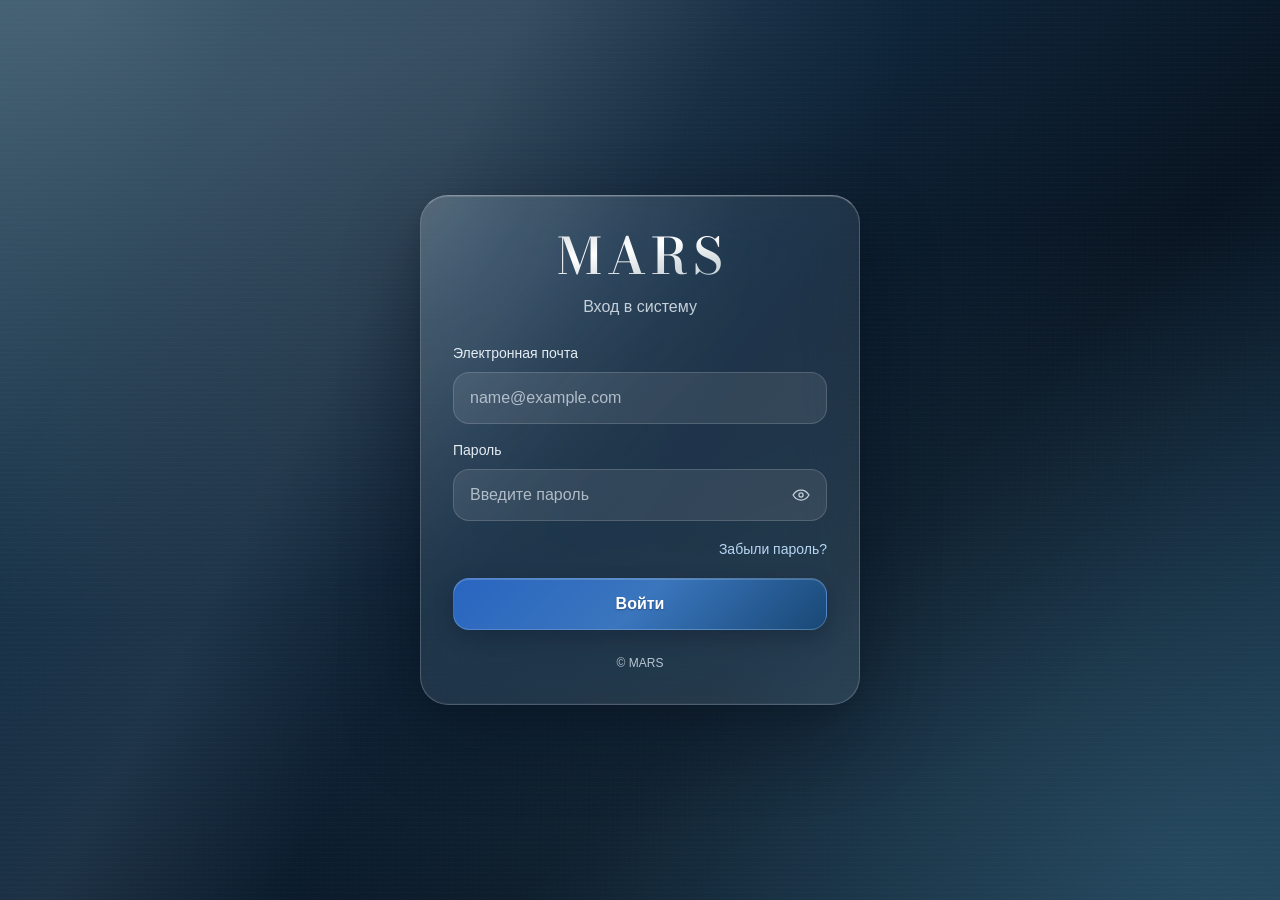
<file: index.html>
<!doctype html>
<html lang="ru">
  <head>
    <meta charset="UTF-8" />
    <meta name="viewport" content="width=device-width, initial-scale=1" />
    <meta name="theme-color" content="#10283E" />
    <meta name="description" content="MARS — вход в систему." />
    <title>MARS — Вход в систему</title>
    <link rel="stylesheet" href="./styles.css" />
    <script src="./script.js" defer></script>
  </head>
  <body>
    <div class="ambient" aria-hidden="true"></div>
    <main class="main">
      <section class="login-card" aria-labelledby="login-title" aria-describedby="login-subtitle">
        <header class="card-heading">
          <h1 id="login-title">MARS</h1>
          <p id="login-subtitle">Вход в систему</p>
        </header>
        <form id="login-form">
          <div class="field">
            <label for="email">Электронная почта</label>
            <div class="input-wrap">
              <input id="email" name="email" type="email" placeholder="name@example.com" autocomplete="email" autocapitalize="none" spellcheck="false" required aria-describedby="email-error" />
            </div>
            <p class="field-error" id="email-error" hidden></p>
          </div>
          <div class="field">
            <label for="password">Пароль</label>
            <div class="input-wrap">
              <input id="password" name="password" type="password" placeholder="Введите пароль" autocomplete="current-password" required aria-describedby="password-error" />
              <button class="password-toggle" type="button" aria-label="Показать пароль" aria-controls="password" aria-pressed="false"><svg viewBox="0 0 24 24" fill="none" aria-hidden="true"><path d="M2.5 12s3.3-6 9.5-6 9.5 6 9.5 6-3.3 6-9.5 6-9.5-6-9.5-6Z" stroke="currentColor" stroke-width="1.5"/><circle cx="12" cy="12" r="2.5" stroke="currentColor" stroke-width="1.5"/><path class="eye-slash" d="m4 4 16 16" stroke="currentColor" stroke-width="1.7" stroke-linecap="round"/></svg></button>
            </div>
            <p class="field-error" id="password-error" hidden></p>
          </div>
          <div class="recovery-row"><button class="text-button" id="forgot-password" type="button">Забыли пароль?</button></div>
          <button class="submit-button" type="submit">Войти</button>
          <p class="form-status" id="form-status" role="status" aria-live="polite" hidden></p>
        </form>
        <footer class="card-footer">© MARS</footer>
      </section>
    </main>
  </body>
</html>
</file>
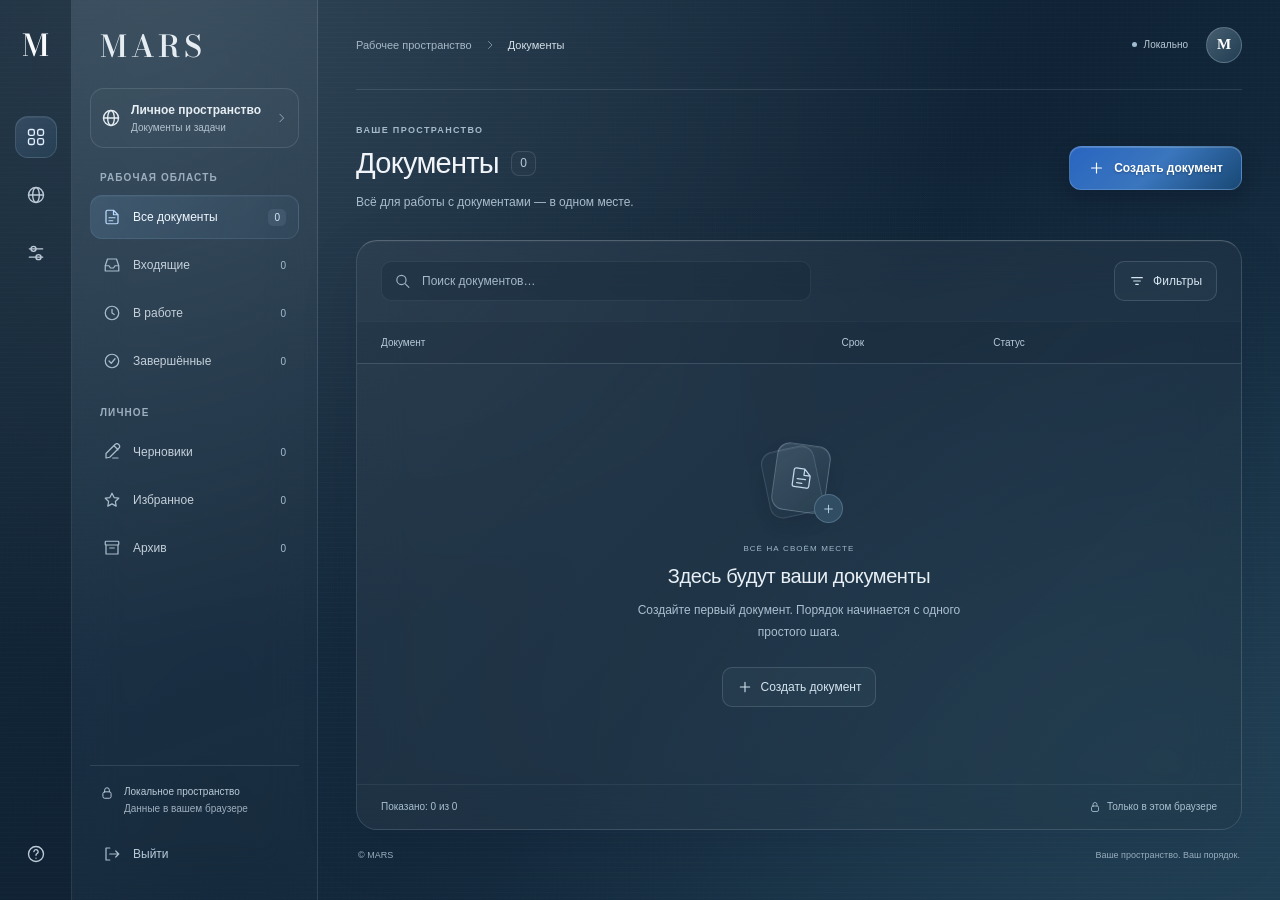
<file: dashboard.html>
<!doctype html>
<html lang="ru">
<head>
  <meta charset="UTF-8" />
  <meta name="viewport" content="width=device-width, initial-scale=1" />
  <meta name="theme-color" content="#10283E" />
  <title>Документы — MARS</title>
  <link rel="stylesheet" href="./styles.css" />
  <script src="./document-store.js" defer></script>
  <script src="./script.js" defer></script>
</head>
<body class="workspace">
  <div class="ambient" aria-hidden="true"></div>
  <svg class="icon-library" xmlns="http://www.w3.org/2000/svg" aria-hidden="true"><defs>
    <symbol id="i-grid" viewBox="0 0 24 24"><rect x="3" y="3" width="7" height="7" rx="2"/><rect x="14" y="3" width="7" height="7" rx="2"/><rect x="3" y="14" width="7" height="7" rx="2"/><rect x="14" y="14" width="7" height="7" rx="2"/></symbol>
    <symbol id="i-globe" viewBox="0 0 24 24"><circle cx="12" cy="12" r="9"/><ellipse cx="12" cy="12" rx="4" ry="9"/><path d="M3 12h18"/></symbol>
    <symbol id="i-settings" viewBox="0 0 24 24"><path d="M4 7h16M4 17h16"/><circle cx="9" cy="7" r="3"/><circle cx="15" cy="17" r="3"/></symbol>
    <symbol id="i-help" viewBox="0 0 24 24"><circle cx="12" cy="12" r="9"/><path d="M9.5 9a2.5 2.5 0 0 1 5 .5c0 2-2.5 2-2.5 4M12 17h.01"/></symbol>
    <symbol id="i-doc" viewBox="0 0 24 24"><path d="M14 3H6a2 2 0 0 0-2 2v14a2 2 0 0 0 2 2h12a2 2 0 0 0 2-2V9Zm0 0v6h6M8 13h8M8 17h5"/></symbol>
    <symbol id="i-inbox" viewBox="0 0 24 24"><path d="m3 13 3-9h12l3 9v7H3Zm0 0h5l2 3h4l2-3h5"/></symbol>
    <symbol id="i-clock" viewBox="0 0 24 24"><circle cx="12" cy="12" r="9"/><path d="M12 7v5l3 2"/></symbol>
    <symbol id="i-check" viewBox="0 0 24 24"><circle cx="12" cy="12" r="9"/><path d="m8 12 3 3 5-6"/></symbol>
    <symbol id="i-edit" viewBox="0 0 24 24"><path d="m15 4 5 5M4 20l5-1L21 7a2 2 0 0 0-5-5L4 14ZM13 20h7"/></symbol>
    <symbol id="i-star" viewBox="0 0 24 24"><path d="m12 3 2.8 5.7 6.2.9-4.5 4.4 1.1 6.2-5.6-3-5.6 3 1.1-6.2L3 9.6l6.2-.9Z"/></symbol>
    <symbol id="i-archive" viewBox="0 0 24 24"><path d="M4 8v12h16V8M9 12h6"/><rect x="3" y="3" width="18" height="5" rx="1"/></symbol>
    <symbol id="i-logout" viewBox="0 0 24 24"><path d="M9 4H4v16h5M9 12h12m-4-4 4 4-4 4"/></symbol>
    <symbol id="i-plus" viewBox="0 0 24 24"><path d="M12 5v14M5 12h14"/></symbol>
    <symbol id="i-search" viewBox="0 0 24 24"><circle cx="10.5" cy="10.5" r="6.5"/><path d="m16 16 5 5"/></symbol>
    <symbol id="i-filter" viewBox="0 0 24 24"><path d="M4 7h16M7 12h10M10 17h4"/></symbol>
    <symbol id="i-chevron" viewBox="0 0 24 24"><path d="m9 5 7 7-7 7"/></symbol>
    <symbol id="i-close" viewBox="0 0 24 24"><path d="m6 6 12 12M6 18 18 6"/></symbol>
    <symbol id="i-menu" viewBox="0 0 24 24"><path d="M4 6h16M4 12h16M4 18h16"/></symbol>
    <symbol id="i-lock" viewBox="0 0 24 24"><rect x="5" y="10" width="14" height="11" rx="3"/><path d="M8 10V7a4 4 0 0 1 8 0v3"/></symbol>
    <symbol id="i-arrow" viewBox="0 0 24 24"><path d="M5 12h14m-5-5 5 5-5 5"/></symbol>
    <symbol id="i-layers" viewBox="0 0 24 24"><path d="m12 3 10 6-10 6L2 9Zm-9 11 9 5 9-5M3 18l9 5 9-5"/></symbol>
    <symbol id="i-flow" viewBox="0 0 24 24"><rect x="3" y="3" width="7" height="6" rx="2"/><rect x="14" y="15" width="7" height="6" rx="2"/><path d="M6 9v6a3 3 0 0 0 3 3h5m-3-3 3 3-3 3"/></symbol>
    <symbol id="i-mail" viewBox="0 0 24 24"><rect x="3" y="5" width="18" height="14" rx="2"/><path d="m3 6 9 7 9-7"/></symbol>
    <symbol id="i-wallet" viewBox="0 0 24 24"><rect x="3" y="5" width="18" height="15" rx="3"/><path d="M17 5V3H6a3 3 0 0 0-3 3m18 5h-6v5h6m-4-2.5h.01"/></symbol>
    <symbol id="i-user" viewBox="0 0 24 24"><circle cx="12" cy="7" r="4"/><path d="M4 21v-2a8 8 0 0 1 16 0v2"/></symbol>
    <symbol id="i-trash" viewBox="0 0 24 24"><path d="M3 6h18M9 6V3h6v3M5 6l1 15h12l1-15M10 10v7m4-7v7"/></symbol>
  </defs></svg>
  <a class="skip-link" href="#workspace-main">К документам</a>
  <div class="app-shell">
    <nav class="app-rail" aria-label="Приложение">
      <a class="rail-mark" href="./dashboard.html" aria-label="MARS — рабочее пространство">M</a>
      <button class="rail-button is-active" type="button" data-section="all" aria-label="Документы" title="Документы"><svg class="icon" aria-hidden="true"><use href="#i-grid"/></svg></button>
      <button class="rail-button" type="button" data-info="space" aria-label="О пространстве" title="О пространстве"><svg class="icon" aria-hidden="true"><use href="#i-globe"/></svg></button>
      <button class="rail-button" type="button" data-info="settings" aria-label="Настройки вида" title="Настройки вида"><svg class="icon" aria-hidden="true"><use href="#i-settings"/></svg></button>
      <button class="rail-button rail-bottom" type="button" data-info="help" aria-label="Помощь" title="Помощь"><svg class="icon" aria-hidden="true"><use href="#i-help"/></svg></button>
    </nav>
    <aside class="app-sidebar" id="app-sidebar" aria-label="Навигация по документам">
      <div class="sidebar-brand"><span class="workspace-wordmark">MARS</span><button class="icon-button mobile-only" id="close-navigation" type="button" aria-label="Закрыть навигацию"><svg class="icon" aria-hidden="true"><use href="#i-close"/></svg></button></div>
      <button class="space-switch" type="button" data-info="space"><span class="space-icon"><svg class="icon" aria-hidden="true"><use href="#i-globe"/></svg></span><span><strong>Личное пространство</strong><small>Документы и задачи</small></span><svg class="icon" aria-hidden="true"><use href="#i-chevron"/></svg></button>
      <nav class="document-nav" aria-label="Разделы">
        <p class="nav-heading">Рабочая область</p>
<button class="nav-item" type="button" data-section="all" aria-current="page"><svg class="icon" aria-hidden="true"><use href="#i-doc"/></svg><span>Все документы</span><span class="nav-count" data-count="all">0</span></button>
<button class="nav-item" type="button" data-section="inbox"><svg class="icon" aria-hidden="true"><use href="#i-inbox"/></svg><span>Входящие</span><span class="nav-count" data-count="inbox">0</span></button>
<button class="nav-item" type="button" data-section="progress"><svg class="icon" aria-hidden="true"><use href="#i-clock"/></svg><span>В работе</span><span class="nav-count" data-count="progress">0</span></button>
<button class="nav-item" type="button" data-section="done"><svg class="icon" aria-hidden="true"><use href="#i-check"/></svg><span>Завершённые</span><span class="nav-count" data-count="done">0</span></button>
        <p class="nav-heading nav-heading--second">Личное</p>
<button class="nav-item" type="button" data-section="draft"><svg class="icon" aria-hidden="true"><use href="#i-edit"/></svg><span>Черновики</span><span class="nav-count" data-count="draft">0</span></button>
<button class="nav-item" type="button" data-section="favorites"><svg class="icon" aria-hidden="true"><use href="#i-star"/></svg><span>Избранное</span><span class="nav-count" data-count="favorites">0</span></button>
<button class="nav-item" type="button" data-section="archive"><svg class="icon" aria-hidden="true"><use href="#i-archive"/></svg><span>Архив</span><span class="nav-count" data-count="archive">0</span></button>
      </nav>
      <div class="sidebar-bottom"><div class="local-note"><svg class="icon" aria-hidden="true"><use href="#i-lock"/></svg><span>Локальное пространство<small>Данные в вашем браузере</small></span></div><button class="nav-item mobile-only" type="button" data-info="settings"><svg class="icon" aria-hidden="true"><use href="#i-settings"/></svg><span>Настройки вида</span></button><a class="nav-item logout-link" href="./index.html"><svg class="icon" aria-hidden="true"><use href="#i-logout"/></svg><span>Выйти</span></a></div>
    </aside>
    <button class="drawer-backdrop" id="drawer-backdrop" type="button" aria-label="Закрыть навигацию" hidden></button>
    <main class="workspace-main" id="workspace-main" tabindex="-1">
      <header class="workspace-topbar">
        <div class="breadcrumbs"><button class="icon-button mobile-only" id="open-navigation" type="button" aria-label="Открыть навигацию" aria-expanded="false" aria-controls="app-sidebar"><svg class="icon" aria-hidden="true"><use href="#i-menu"/></svg></button><span class="breadcrumb-root">Рабочее пространство</span><svg class="icon" aria-hidden="true"><use href="#i-chevron"/></svg><span id="breadcrumb-section">Документы</span></div>
        <div class="topbar-user"><span class="local-badge">Локально</span><button class="avatar" type="button" data-info="profile" aria-label="Ваше пространство" title="Ваше пространство">М</button></div>
      </header>
      <section class="document-workspace" aria-labelledby="section-title">
        <div class="workspace-heading"><div><p class="section-eyebrow">ВАШЕ ПРОСТРАНСТВО</p><h1 id="section-title">Документы <span id="section-count" class="heading-count">0</span></h1><p id="section-description">Всё для работы с документами — в одном месте.</p></div><button class="submit-button create-button" type="button" data-create><svg class="icon" aria-hidden="true"><use href="#i-plus"/></svg><span>Создать документ</span></button></div>
        <div class="documents-panel">
          <div class="document-toolbar"><label class="document-search" for="document-search"><svg class="icon" aria-hidden="true"><use href="#i-search"/></svg><span class="sr-only">Поиск документов</span><input id="document-search" type="search" placeholder="Поиск документов…" autocomplete="off" /></label><button class="secondary-button filter-toggle" id="filter-toggle" type="button" aria-expanded="false" aria-controls="filter-panel"><svg class="icon" aria-hidden="true"><use href="#i-filter"/></svg><span>Фильтры</span><span id="filter-indicator" hidden>1</span></button></div>
          <div class="filter-panel" id="filter-panel" hidden><label for="status-filter">Статус<select id="status-filter"><option value="all">Все статусы</option><option value="draft">Черновик</option><option value="inbox">Входящий</option><option value="progress">В работе</option><option value="done">Завершён</option><option value="archive">В архиве</option></select></label><label for="sort-order">Порядок<select id="sort-order"><option value="newest">Сначала новые</option><option value="title">По названию</option><option value="due">По сроку</option></select></label><button class="text-button" type="button" id="reset-filters">Сбросить</button></div>
          <div class="document-table-wrap"><table class="document-table"><caption class="sr-only">Документы рабочего пространства</caption><thead><tr><th scope="col">Документ</th><th scope="col">Срок</th><th scope="col">Статус</th><th scope="col"><span class="sr-only">Действия с документом</span></th></tr></thead><tbody id="document-rows"></tbody></table></div>
          <div class="empty-state" id="empty-state"><div class="empty-art" aria-hidden="true"><span class="empty-sheet empty-sheet--back"></span><span class="empty-sheet"><svg class="icon" aria-hidden="true"><use href="#i-doc"/></svg></span><span class="empty-spark"><svg class="icon" aria-hidden="true"><use href="#i-plus"/></svg></span></div><p class="empty-eyebrow">НАЧНИТЕ С ЧИСТОГО ЛИСТА</p><h2 id="empty-title">Здесь будут ваши документы</h2><p id="empty-description">Создайте первый документ.<br />Порядок начинается с одного простого шага.</p><button class="secondary-button" type="button" id="empty-action" data-create><svg class="icon" aria-hidden="true"><use href="#i-plus"/></svg>Создать документ</button></div>
          <footer class="panel-footer"><span id="result-count" role="status" aria-live="polite">Документов: 0</span><span class="storage-hint"><svg class="icon" aria-hidden="true"><use href="#i-lock"/></svg>Только в этом браузере</span></footer>
        </div>
        <footer class="workspace-footer"><span>© MARS</span><span>Ваше пространство. Ваш порядок.</span></footer>
      </section>
    </main>
  </div>
  <dialog class="workspace-dialog creation-center" id="creation-dialog" aria-labelledby="creation-title" aria-describedby="creation-subtitle">
    <header class="creation-header">
      <div class="creation-brand"><span class="workspace-wordmark">MARS</span><span>ЦЕНТР СОЗДАНИЯ</span></div>
      <div class="creation-heading"><div><h2 id="creation-title">Создать</h2><p id="creation-subtitle">Выберите шаблон или начните с чистого листа</p></div><button class="icon-button" type="button" data-close="creation-dialog" aria-label="Закрыть центр создания"><svg class="icon" aria-hidden="true"><use href="#i-close"/></svg></button></div>
      <div class="creation-tools" id="creation-tools">
        <label class="document-search" for="template-search"><svg class="icon" aria-hidden="true"><use href="#i-search"/></svg><span class="sr-only">Поиск шаблонов и процессов</span><input id="template-search" type="search" placeholder="Найти шаблон по названию или задаче…" autocomplete="off" /></label>
        <div class="creation-modes" role="tablist" aria-label="Режим создания"><button id="mode-documents" type="button" role="tab" aria-selected="true" aria-controls="creation-catalog" data-mode="documents"><svg class="icon" aria-hidden="true"><use href="#i-doc"/></svg>Документы</button><button id="mode-processes" type="button" role="tab" aria-selected="false" aria-controls="creation-catalog" tabindex="-1" data-mode="processes"><svg class="icon" aria-hidden="true"><use href="#i-flow"/></svg>Процессы</button></div>
      </div>
    </header>
    <p class="creation-error" id="creation-error" role="alert" hidden></p>
    <div class="creation-body" id="creation-catalog" role="tabpanel" aria-labelledby="mode-documents">
      <nav class="creation-categories" id="creation-categories" aria-label="Категории шаблонов"></nav>
      <section class="creation-results" aria-labelledby="catalog-title"><div class="catalog-heading"><div><h3 id="catalog-title">Все шаблоны</h3><p id="catalog-count" role="status" aria-live="polite"></p></div><button class="secondary-button" id="new-template" type="button"><svg class="icon" aria-hidden="true"><use href="#i-plus"/></svg><span>Свой шаблон</span></button></div><div class="creation-grid" id="creation-grid"></div><div class="creation-empty" id="creation-empty" hidden><svg class="icon" aria-hidden="true"><use href="#i-search"/></svg><h3>Ничего не найдено</h3><p id="creation-empty-text"></p><button class="secondary-button" id="clear-template-search" type="button">Очистить поиск</button></div></section>
    </div>
    <section class="creation-detail" id="creation-detail" aria-label="Предварительный просмотр или редактор" hidden></section>
    <footer class="creation-footer"><span><svg class="icon" aria-hidden="true"><use href="#i-lock"/></svg><span id="creation-local-note">Ваши идеи остаются в вашем пространстве</span></span><span class="creation-footer-hint">MARS / CREATION CENTER</span></footer>
  </dialog>
  <dialog class="workspace-dialog delete-document-dialog" id="delete-document-dialog" aria-labelledby="delete-document-title" aria-describedby="delete-document-description">
    <div class="dialog-heading"><h2 id="delete-document-title">Удалить документ?</h2><svg class="icon delete-dialog-icon" aria-hidden="true"><use href="#i-trash"/></svg></div>
    <p id="delete-document-description">Документ <strong id="delete-document-name"></strong> будет удалён из этого браузера. Это действие нельзя отменить.</p>
    <p class="field-error" id="delete-document-error" role="alert" hidden></p>
    <div class="dialog-actions"><button class="secondary-button" id="cancel-document-delete" type="button" data-close="delete-document-dialog" autofocus>Отмена</button><button class="secondary-button danger-button" id="confirm-document-delete" type="button">Удалить документ</button></div>
  </dialog>
  <dialog class="workspace-dialog info-dialog" id="info-dialog" aria-labelledby="info-title"><div class="dialog-heading"><h2 id="info-title"></h2><button class="icon-button" type="button" data-close="info-dialog" aria-label="Закрыть"><svg class="icon" aria-hidden="true"><use href="#i-close"/></svg></button></div><p id="info-description"></p><label class="density-option" id="density-option" hidden><input type="checkbox" id="compact-view" />Компактные строки документов</label><button class="secondary-button" type="button" data-close="info-dialog">Понятно</button></dialog>
  <div class="workspace-toast" id="workspace-toast" role="status" aria-live="polite" hidden></div>
</body>
</html>
</file>
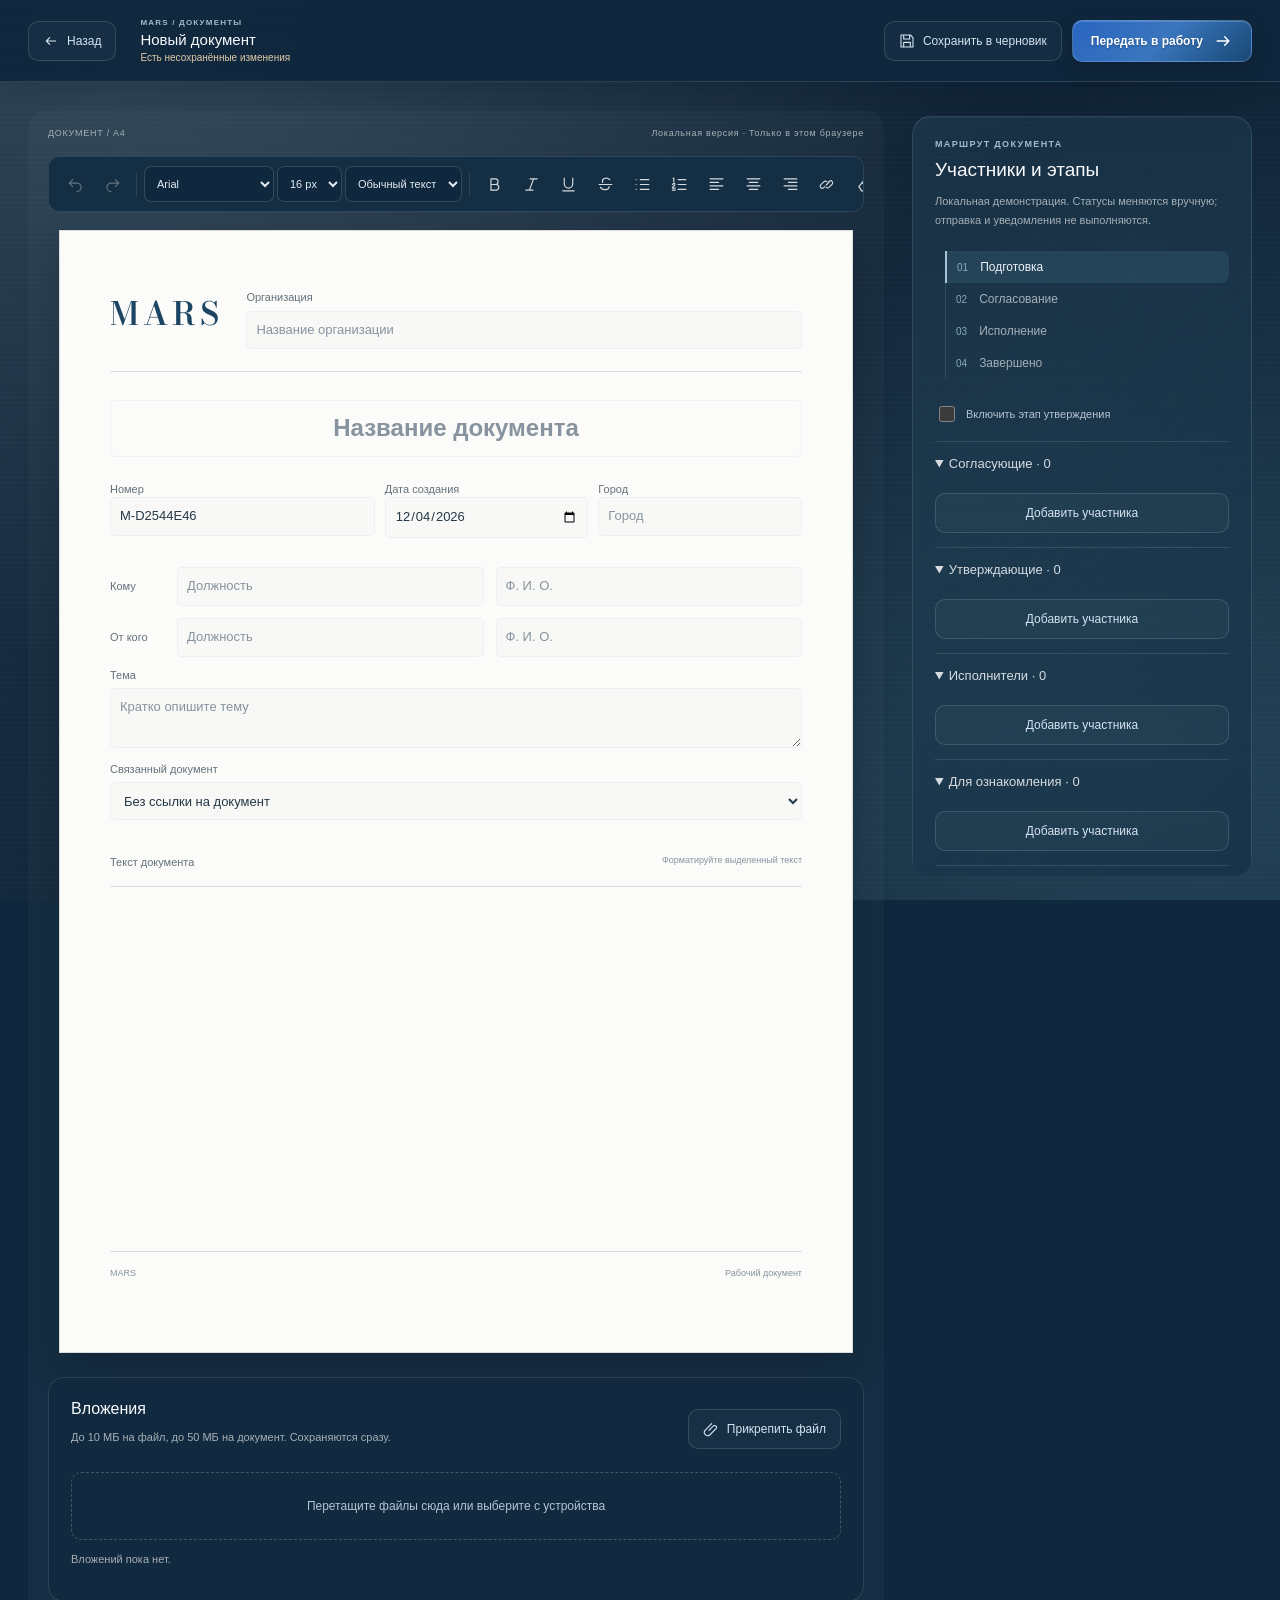
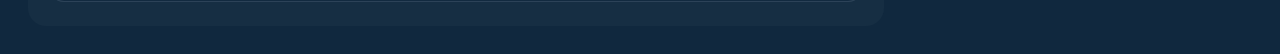
<file: editor.html>
<!doctype html>
<html lang="ru"><head><meta charset="UTF-8" /><meta name="viewport" content="width=device-width, initial-scale=1" /><meta name="theme-color" content="#10283E" /><title>Редактор — MARS</title><link rel="stylesheet" href="./styles.css" /><link rel="stylesheet" href="./editor.css" /><script src="./document-store.js" defer></script><script src="./editor.js" defer></script></head>
<body class="workspace editor-app">
<div class="ambient" aria-hidden="true"></div>
  <svg class="icon-library" xmlns="http://www.w3.org/2000/svg" aria-hidden="true"><defs>
    <symbol id="i-grid" viewBox="0 0 24 24"><rect x="3" y="3" width="7" height="7" rx="2"/><rect x="14" y="3" width="7" height="7" rx="2"/><rect x="3" y="14" width="7" height="7" rx="2"/><rect x="14" y="14" width="7" height="7" rx="2"/></symbol>
    <symbol id="i-globe" viewBox="0 0 24 24"><circle cx="12" cy="12" r="9"/><ellipse cx="12" cy="12" rx="4" ry="9"/><path d="M3 12h18"/></symbol>
    <symbol id="i-settings" viewBox="0 0 24 24"><path d="M4 7h16M4 17h16"/><circle cx="9" cy="7" r="3"/><circle cx="15" cy="17" r="3"/></symbol>
    <symbol id="i-help" viewBox="0 0 24 24"><circle cx="12" cy="12" r="9"/><path d="M9.5 9a2.5 2.5 0 0 1 5 .5c0 2-2.5 2-2.5 4M12 17h.01"/></symbol>
    <symbol id="i-doc" viewBox="0 0 24 24"><path d="M14 3H6a2 2 0 0 0-2 2v14a2 2 0 0 0 2 2h12a2 2 0 0 0 2-2V9Zm0 0v6h6M8 13h8M8 17h5"/></symbol>
    <symbol id="i-inbox" viewBox="0 0 24 24"><path d="m3 13 3-9h12l3 9v7H3Zm0 0h5l2 3h4l2-3h5"/></symbol>
    <symbol id="i-clock" viewBox="0 0 24 24"><circle cx="12" cy="12" r="9"/><path d="M12 7v5l3 2"/></symbol>
    <symbol id="i-check" viewBox="0 0 24 24"><circle cx="12" cy="12" r="9"/><path d="m8 12 3 3 5-6"/></symbol>
    <symbol id="i-edit" viewBox="0 0 24 24"><path d="m15 4 5 5M4 20l5-1L21 7a2 2 0 0 0-5-5L4 14ZM13 20h7"/></symbol>
    <symbol id="i-star" viewBox="0 0 24 24"><path d="m12 3 2.8 5.7 6.2.9-4.5 4.4 1.1 6.2-5.6-3-5.6 3 1.1-6.2L3 9.6l6.2-.9Z"/></symbol>
    <symbol id="i-archive" viewBox="0 0 24 24"><path d="M4 8v12h16V8M9 12h6"/><rect x="3" y="3" width="18" height="5" rx="1"/></symbol>
    <symbol id="i-logout" viewBox="0 0 24 24"><path d="M9 4H4v16h5M9 12h12m-4-4 4 4-4 4"/></symbol>
    <symbol id="i-plus" viewBox="0 0 24 24"><path d="M12 5v14M5 12h14"/></symbol>
    <symbol id="i-search" viewBox="0 0 24 24"><circle cx="10.5" cy="10.5" r="6.5"/><path d="m16 16 5 5"/></symbol>
    <symbol id="i-filter" viewBox="0 0 24 24"><path d="M4 7h16M7 12h10M10 17h4"/></symbol>
    <symbol id="i-chevron" viewBox="0 0 24 24"><path d="m9 5 7 7-7 7"/></symbol>
    <symbol id="i-close" viewBox="0 0 24 24"><path d="m6 6 12 12M6 18 18 6"/></symbol>
    <symbol id="i-menu" viewBox="0 0 24 24"><path d="M4 6h16M4 12h16M4 18h16"/></symbol>
    <symbol id="i-lock" viewBox="0 0 24 24"><rect x="5" y="10" width="14" height="11" rx="3"/><path d="M8 10V7a4 4 0 0 1 8 0v3"/></symbol>
    <symbol id="i-arrow" viewBox="0 0 24 24"><path d="M5 12h14m-5-5 5 5-5 5"/></symbol>
    <symbol id="i-layers" viewBox="0 0 24 24"><path d="m12 3 10 6-10 6L2 9Zm-9 11 9 5 9-5M3 18l9 5 9-5"/></symbol>
    <symbol id="i-flow" viewBox="0 0 24 24"><rect x="3" y="3" width="7" height="6" rx="2"/><rect x="14" y="15" width="7" height="6" rx="2"/><path d="M6 9v6a3 3 0 0 0 3 3h5m-3-3 3 3-3 3"/></symbol>
    <symbol id="i-mail" viewBox="0 0 24 24"><rect x="3" y="5" width="18" height="14" rx="2"/><path d="m3 6 9 7 9-7"/></symbol>
    <symbol id="i-wallet" viewBox="0 0 24 24"><rect x="3" y="5" width="18" height="15" rx="3"/><path d="M17 5V3H6a3 3 0 0 0-3 3m18 5h-6v5h6m-4-2.5h.01"/></symbol>
    <symbol id="i-user" viewBox="0 0 24 24"><circle cx="12" cy="7" r="4"/><path d="M4 21v-2a8 8 0 0 1 16 0v2"/></symbol>
    <symbol id="i-trash" viewBox="0 0 24 24"><path d="M3 6h18M9 6V3h6v3M5 6l1 15h12l1-15M10 10v7m4-7v7"/></symbol>
  <symbol id="i-undo" viewBox="0 0 24 24"><path d="M3 10h11a6 6 0 0 1 0 12M3 10l5-5m-5 5 5 5"/></symbol><symbol id="i-redo" viewBox="0 0 24 24"><path d="M21 10H10a6 6 0 0 0 0 12m11-12-5-5m5 5-5 5"/></symbol><symbol id="i-bold" viewBox="0 0 24 24"><path d="M7 4h6a4 4 0 0 1 0 8H7Zm0 8h7a4 4 0 0 1 0 8H7Z"/></symbol><symbol id="i-italic" viewBox="0 0 24 24"><path d="M10 4h10M4 20h10M15 4 9 20"/></symbol><symbol id="i-underline" viewBox="0 0 24 24"><path d="M6 3v8a6 6 0 0 0 12 0V3M4 21h16"/></symbol><symbol id="i-strike" viewBox="0 0 24 24"><path d="M18 5c-5-4-12-1-10 4m-3 7c2 5 13 4 12-1M3 12h18"/></symbol><symbol id="i-bullets" viewBox="0 0 24 24"><path d="M9 5h12M9 12h12M9 19h12M3 5h.1M3 12h.1M3 19h.1"/></symbol><symbol id="i-numbered" viewBox="0 0 24 24"><path d="M10 5h11M10 12h11M10 19h11M3 3h1v5M2 12c4-4 5 1 1 3l-1 2h4M2 20h4"/></symbol><symbol id="i-left" viewBox="0 0 24 24"><path d="M3 4h18M3 9h12M3 14h18M3 19h12"/></symbol><symbol id="i-center" viewBox="0 0 24 24"><path d="M3 4h18M6 9h12M3 14h18M6 19h12"/></symbol><symbol id="i-right" viewBox="0 0 24 24"><path d="M3 4h18M9 9h12M3 14h18M9 19h12"/></symbol><symbol id="i-link" viewBox="0 0 24 24"><path d="m10 13 4-4M8 15l-2 2a3 3 0 0 1-4-4l5-5a3 3 0 0 1 4 0m2 1 2-2a3 3 0 0 1 4 4l-5 5a3 3 0 0 1-4 0"/></symbol><symbol id="i-clear" viewBox="0 0 24 24"><path d="m4 15 9-11 8 6-9 11H8Zm4 6h13M9 10l8 6"/></symbol><symbol id="i-attach" viewBox="0 0 24 24"><path d="m9 14 7-7a3 3 0 0 1 4 4L10 21a5 5 0 0 1-7-7L13 4"/></symbol><symbol id="i-download" viewBox="0 0 24 24"><path d="M12 3v12m-5-5 5 5 5-5M4 16v5h16v-5"/></symbol><symbol id="i-up" viewBox="0 0 24 24"><path d="m6 15 6-6 6 6"/></symbol><symbol id="i-down" viewBox="0 0 24 24"><path d="m6 9 6 6 6-6"/></symbol><symbol id="i-save" viewBox="0 0 24 24"><path d="M4 3h13l4 4v14H3V3Zm3 0v6h9V3M7 21v-7h10v7"/></symbol></defs></svg>

<header class="editor-topbar"><button type="button" id="editor-back" class="secondary-button"><svg class="icon" aria-hidden="true"><use href="#i-arrow"/></svg>Назад</button><div class="editor-identity"><span class="section-eyebrow">MARS / ДОКУМЕНТЫ</span><strong id="editor-heading">Новый документ</strong><span id="save-state" role="status" aria-live="polite">Загрузка документа…</span></div><div class="editor-top-actions"><button class="secondary-button" id="save-draft" type="button"><svg class="icon" aria-hidden="true"><use href="#i-save"/></svg><span>Сохранить в черновик</span></button><button class="submit-button" id="start-work" type="button">Передать в работу<svg class="icon" aria-hidden="true"><use href="#i-arrow"/></svg></button><button class="secondary-button route-toggle" id="show-route" type="button" aria-haspopup="dialog"><svg class="icon" aria-hidden="true"><use href="#i-flow"/></svg>Маршрут</button></div></header>
<p id="editor-error" class="editor-message" role="alert" hidden></p><p id="editor-notice" class="editor-message notice" role="status" hidden></p>
<main class="editor-layout" id="editor-main">
<section class="document-canvas" aria-label="Редактирование документа">
<div class="canvas-caption"><span>ДОКУМЕНТ / A4</span><span>Локальная версия · Только в этом браузере</span></div>
<div class="rich-toolbar" role="group" aria-label="Форматирование текста"><button type="button" data-command="undo" disabled aria-label="Отменить" title="Отменить"><svg class="icon" aria-hidden="true"><use href="#i-undo"/></svg></button><button type="button" data-command="redo" disabled aria-label="Повторить" title="Повторить"><svg class="icon" aria-hidden="true"><use href="#i-redo"/></svg></button><span class="tool-divider"></span>
<label class="sr-only" for="font-family">Шрифт</label><select id="font-family" data-command="fontName"><option value="Arial">Arial</option><option value="Georgia">Georgia</option><option value="Verdana">Verdana</option><option value="Times New Roman">Times New Roman</option></select>
<label class="sr-only" for="font-size">Размер шрифта</label><select id="font-size" data-command="fontSize"><option value="1">10 px</option><option value="2">13 px</option><option value="3" selected>16 px</option><option value="4">18 px</option><option value="5">24 px</option><option value="6">32 px</option><option value="7">48 px</option></select>
<label class="sr-only" for="paragraph-style">Стиль абзаца</label><select id="paragraph-style" data-command="formatBlock"><option value="p">Обычный текст</option><option value="h1">Заголовок 1</option><option value="h2">Заголовок 2</option><option value="h3">Заголовок 3</option></select><span class="tool-divider"></span><button type="button" data-command="bold" aria-label="Жирный" title="Жирный"><svg class="icon" aria-hidden="true"><use href="#i-bold"/></svg></button><button type="button" data-command="italic" aria-label="Курсив" title="Курсив"><svg class="icon" aria-hidden="true"><use href="#i-italic"/></svg></button><button type="button" data-command="underline" aria-label="Подчёркнутый" title="Подчёркнутый"><svg class="icon" aria-hidden="true"><use href="#i-underline"/></svg></button><button type="button" data-command="strikeThrough" aria-label="Зачёркнутый" title="Зачёркнутый"><svg class="icon" aria-hidden="true"><use href="#i-strike"/></svg></button><button type="button" data-command="insertUnorderedList" aria-label="Маркированный список" title="Маркированный список"><svg class="icon" aria-hidden="true"><use href="#i-bullets"/></svg></button><button type="button" data-command="insertOrderedList" aria-label="Нумерованный список" title="Нумерованный список"><svg class="icon" aria-hidden="true"><use href="#i-numbered"/></svg></button><button type="button" data-command="justifyLeft" aria-label="По левому краю" title="По левому краю"><svg class="icon" aria-hidden="true"><use href="#i-left"/></svg></button><button type="button" data-command="justifyCenter" aria-label="По центру" title="По центру"><svg class="icon" aria-hidden="true"><use href="#i-center"/></svg></button><button type="button" data-command="justifyRight" aria-label="По правому краю" title="По правому краю"><svg class="icon" aria-hidden="true"><use href="#i-right"/></svg></button><button type="button" id="insert-link" aria-label="Вставить ссылку" title="Вставить ссылку"><svg class="icon" aria-hidden="true"><use href="#i-link"/></svg></button><button type="button" data-command="removeFormat" aria-label="Очистить форматирование" title="Очистить форматирование"><svg class="icon" aria-hidden="true"><use href="#i-clear"/></svg></button></div>
<article class="paper" aria-label="Лист документа">
<div class="paper-brand"><span class="workspace-wordmark">MARS</span><div><label for="organization">Организация</label><input id="organization" data-field="organization" maxlength="200" placeholder="Название организации" /></div></div>
<label class="sr-only" for="document-title">Название документа</label><input id="document-title" data-field="title" class="paper-title" maxlength="120" placeholder="Название документа" required />
<div class="paper-meta"><label>Номер<input id="document-number" data-field="number" maxlength="100" /></label><label>Дата создания<input id="document-date" data-field="date" type="date" max="9999-12-31" /></label><label>Город<input id="document-city" data-field="city" maxlength="120" placeholder="Город" /></label></div>
<div class="paper-address"><span>Кому</span><input aria-label="Должность получателя" data-field="recipientPosition" maxlength="200" placeholder="Должность" /><input aria-label="Ф. И. О. получателя" data-field="recipientName" maxlength="200" placeholder="Ф. И. О." /><span>От кого</span><input aria-label="Должность автора" data-field="senderPosition" maxlength="200" placeholder="Должность" /><input aria-label="Ф. И. О. автора" data-field="senderName" maxlength="200" placeholder="Ф. И. О." /></div>
<label for="document-topic">Тема</label><textarea id="document-topic" data-field="topic" maxlength="2000" rows="2" placeholder="Кратко опишите тему"></textarea>
<label for="related-document">Связанный документ</label><select id="related-document" data-field="relatedId"><option value="">Без ссылки на документ</option></select>
<div class="body-caption"><label id="body-label">Текст документа</label><span>Форматируйте выделенный текст</span></div><div id="document-body" contenteditable="true" role="textbox" aria-multiline="true" aria-labelledby="body-label" spellcheck="true" data-placeholder="Начните писать здесь…"></div>
<footer class="paper-footer"><span>MARS</span><span>Рабочий документ</span></footer>
</article>
<section class="attachments-panel" aria-labelledby="attachments-title"><div class="attachments-heading"><div><h2 id="attachments-title">Вложения</h2><p>До 10 МБ на файл, до 50 МБ на документ. Сохраняются сразу.</p></div><label class="secondary-button file-picker"><svg class="icon" aria-hidden="true"><use href="#i-attach"/></svg>Прикрепить файл<input id="attachment-input" type="file" multiple /></label></div><div id="file-drop" tabindex="0" role="button" aria-label="Прикрепить файл">Перетащите файлы сюда или выберите с устройства</div><p id="file-state" role="status"></p><ul id="attachment-list"></ul></section>
</section>
<div id="route-slot"><aside id="route-panel" class="route-panel" aria-labelledby="route-title"><div class="route-heading"><div><p class="section-eyebrow">МАРШРУТ ДОКУМЕНТА</p><h2 id="route-title">Участники и этапы</h2></div><button type="button" id="hide-route" class="icon-button route-toggle" aria-label="Закрыть маршрут"><svg class="icon" aria-hidden="true"><use href="#i-close"/></svg></button></div><p class="local-workflow-note">Локальная демонстрация. Статусы меняются вручную; отправка и уведомления не выполняются.</p><ol id="workflow-map" class="workflow-map"></ol><label class="approval-switch"><input id="approval-enabled" type="checkbox" />Включить этап утверждения</label><div id="participant-sections"></div>
<div class="route-controls"><label for="workflow-stage">Перейти к этапу</label><select id="workflow-stage"></select><button class="secondary-button" id="change-stage" type="button">Изменить этап</button><label for="document-due">Общий срок исполнения</label><input id="document-due" data-field="due" type="date" max="9999-12-31" /><label for="document-status">Статус документа</label><select id="document-status" data-field="status"><option value="draft">Черновик</option><option value="inbox">Входящий</option><option value="progress">В работе</option><option value="done">Завершён</option><option value="archive">В архиве</option></select><button class="secondary-button" id="save-changes" type="button">Сохранить изменения</button></div></aside></div>
</main>
<dialog class="workspace-dialog route-drawer" id="route-drawer" aria-labelledby="route-title"></dialog>
<dialog class="workspace-dialog" id="confirm-dialog" aria-labelledby="confirm-title"><div class="dialog-heading"><h2 id="confirm-title">Подтверждение</h2></div><p id="confirm-message"></p><div class="dialog-actions"><button class="secondary-button" type="button" id="confirm-cancel" autofocus>Отмена</button><button class="secondary-button" type="button" id="confirm-accept">Подтвердить</button></div></dialog>
<dialog class="workspace-dialog" id="link-dialog" aria-labelledby="link-title"><div class="dialog-heading"><h2 id="link-title">Вставить ссылку</h2></div><form id="link-form"><label for="link-url">Адрес (https://, http:// или mailto:)</label><input id="link-url" type="text" required placeholder="https://example.com" /><p id="link-error" class="field-error" role="alert" hidden></p><div class="dialog-actions"><button class="secondary-button" type="button" data-close="link-dialog">Отмена</button><button class="submit-button" type="submit">Вставить</button></div></form></dialog>
<dialog class="workspace-dialog" id="people-dialog" aria-labelledby="people-title"><div class="dialog-heading"><h2 id="people-title">Добавить участника</h2><button class="icon-button" type="button" data-close="people-dialog" aria-label="Закрыть справочник"><svg class="icon" aria-hidden="true"><use href="#i-close"/></svg></button></div><label for="people-search">Поиск в локальном справочнике</label><input id="people-search" type="search" placeholder="Имя или должность" /><div id="people-results"></div><form id="person-form"><h3>Новый участник</h3><label for="person-name">Ф. И. О.</label><input id="person-name" maxlength="200" required /><label for="person-position">Должность</label><input id="person-position" maxlength="200" required /><p id="people-error" class="field-error" role="alert" hidden></p><button class="secondary-button" type="submit">Сохранить и добавить</button></form></dialog>
</body></html>
</file>
<file: styles.css>
/* Bodoni Moda SemiBold, Latin subset. Fontsource 5.3.0 / Google Fonts.
Copyright 2020 The Bodoni Moda Project Authors (https://github.com/indestructible-type/Bodoni) BodoniModa-Italic[opsz,wght].ttf: Copyright 2020 The Bodoni Moda Project Authors (https://github.com/indestructible-type/Bodoni)

This Font Software is licensed under the SIL Open Font License, Version 1.1.
This license is copied below, and is also available with a FAQ at:
http://scripts.sil.org/OFL


-----------------------------------------------------------
SIL OPEN FONT LICENSE Version 1.1 - 26 February 2007
-----------------------------------------------------------

PREAMBLE
The goals of the Open Font License (OFL) are to stimulate worldwide
development of collaborative font projects, to support the font creation
efforts of academic and linguistic communities, and to provide a free and
open framework in which fonts may be shared and improved in partnership
with others.

The OFL allows the licensed fonts to be used, studied, modified and
redistributed freely as long as they are not sold by themselves. The
fonts, including any derivative works, can be bundled, embedded,
redistributed and/or sold with any software provided that any reserved
names are not used by derivative works. The fonts and derivatives,
however, cannot be released under any other type of license. The
requirement for fonts to remain under this license does not apply
to any document created using the fonts or their derivatives.

DEFINITIONS
"Font Software" refers to the set of files released by the Copyright
Holder(s) under this license and clearly marked as such. This may
include source files, build scripts and documentation.

"Reserved Font Name" refers to any names specified as such after the
copyright statement(s).

"Original Version" refers to the collection of Font Software components as
distributed by the Copyright Holder(s).

"Modified Version" refers to any derivative made by adding to, deleting,
or substituting -- in part or in whole -- any of the components of the
Original Version, by changing formats or by porting the Font Software to a
new environment.

"Author" refers to any designer, engineer, programmer, technical
writer or other person who contributed to the Font Software.

PERMISSION & CONDITIONS
Permission is hereby granted, free of charge, to any person obtaining
a copy of the Font Software, to use, study, copy, merge, embed, modify,
redistribute, and sell modified and unmodified copies of the Font
Software, subject to the following conditions:

1) Neither the Font Software nor any of its individual components,
in Original or Modified Versions, may be sold by itself.

2) Original or Modified Versions of the Font Software may be bundled,
redistributed and/or sold with any software, provided that each copy
contains the above copyright notice and this license. These can be
included either as stand-alone text files, human-readable headers or
in the appropriate machine-readable metadata fields within text or
binary files as long as those fields can be easily viewed by the user.

3) No Modified Version of the Font Software may use the Reserved Font
Name(s) unless explicit written permission is granted by the corresponding
Copyright Holder. This restriction only applies to the primary font name as
presented to the users.

4) The name(s) of the Copyright Holder(s) or the Author(s) of the Font
Software shall not be used to promote, endorse or advertise any
Modified Version, except to acknowledge the contribution(s) of the
Copyright Holder(s) and the Author(s) or with their explicit written
permission.

5) The Font Software, modified or unmodified, in part or in whole,
must be distributed entirely under this license, and must not be
distributed under any other license. The requirement for fonts to
remain under this license does not apply to any document created
using the Font Software.

TERMINATION
This license becomes null and void if any of the above conditions are
not met.

DISCLAIMER
THE FONT SOFTWARE IS PROVIDED "AS IS", WITHOUT WARRANTY OF ANY KIND,
EXPRESS OR IMPLIED, INCLUDING BUT NOT LIMITED TO ANY WARRANTIES OF
MERCHANTABILITY, FITNESS FOR A PARTICULAR PURPOSE AND NONINFRINGEMENT
OF COPYRIGHT, PATENT, TRADEMARK, OR OTHER RIGHT. IN NO EVENT SHALL THE
COPYRIGHT HOLDER BE LIABLE FOR ANY CLAIM, DAMAGES OR OTHER LIABILITY,
INCLUDING ANY GENERAL, SPECIAL, INDIRECT, INCIDENTAL, OR CONSEQUENTIAL
DAMAGES, WHETHER IN AN ACTION OF CONTRACT, TORT OR OTHERWISE, ARISING
FROM, OUT OF THE USE OR INABILITY TO USE THE FONT SOFTWARE OR FROM
OTHER DEALINGS IN THE FONT SOFTWARE.
*/
@font-face {
  font-family: 'Bodoni Moda';
  font-style: normal;
  font-weight: 600;
  font-display: swap;
  src: url('[data-uri]') format('woff2');
}

:root {
  font-family: Inter, -apple-system, BlinkMacSystemFont, "Segoe UI", sans-serif;
  color: #f8fafc;
  background: #10283e;
  font-synthesis: none;
  -webkit-font-smoothing: antialiased;
  color-scheme: dark;
  --accent: #98c5ed;
  --secondary: #c4d0da;
  --muted: #b6c5d2;
}

* { box-sizing: border-box; }
body { margin: 0; min-width: 280px; isolation: isolate; }
button, input { font: inherit; }
button { cursor: pointer; -webkit-tap-highlight-color: transparent; }
[hidden] { display: none !important; }

/* Broad steel reflections and a quiet brushed finish, without animated layers. */
.ambient {
  position: fixed;
  inset: 0;
  z-index: -1;
  pointer-events: none;
  background:
    radial-gradient(ellipse at 50% 48%, rgba(8, 20, 33, .32), transparent 63%),
    radial-gradient(ellipse at 6% 0%, rgba(214, 220, 224, .20), transparent 49%),
    radial-gradient(ellipse at 93% 96%, rgba(53, 93, 115, .56), transparent 53%),
    linear-gradient(118deg, transparent 15%, rgba(166, 176, 183, .10) 30%, transparent 43%),
    linear-gradient(135deg, #355d73 -30%, #10283e 37%, #081421 65%, #1c4563 120%);
}
.ambient::after {
  content: '';
  position: absolute;
  inset: 0;
  opacity: .16;
  background:
    repeating-linear-gradient(0deg, transparent 0 2px, rgba(214, 220, 224, .12) 2px 3px, transparent 3px 5px),
    repeating-linear-gradient(91deg, transparent 0 5px, rgba(102, 118, 129, .08) 5px 6px);
}

.main {
  min-height: 100vh;
  min-height: 100svh;
  width: 100%;
  display: flex;
  align-items: center;
  justify-content: center;
  padding: 32px;
}

.login-card {
  position: relative;
  isolation: isolate;
  width: 440px;
  max-width: calc(100vw - 40px);
  padding: 32px;
  display: flex;
  flex-direction: column;
  gap: 16px;
  border-radius: 28px;
  border: 1px solid rgba(255, 255, 255, .20);
  border-top-color: rgba(255, 255, 255, .38);
  background: rgba(225, 235, 242, .10);
  backdrop-filter: blur(28px) saturate(135%);
  -webkit-backdrop-filter: blur(28px) saturate(135%);
  box-shadow:
    0 30px 80px rgba(0, 10, 25, .32),
    0 8px 24px rgba(0, 10, 25, .12),
    inset 0 1px 0 rgba(255, 255, 255, .16),
    inset 0 -1px 0 rgba(214, 220, 224, .04);
}
.login-card::before {
  content: '';
  position: absolute;
  inset: 0;
  z-index: -1;
  pointer-events: none;
  border-radius: inherit;
  background:
    radial-gradient(ellipse at 0 0, rgba(214, 220, 224, .09), transparent 55%),
    linear-gradient(125deg, rgba(255, 255, 255, .05), transparent 42%, rgba(166, 176, 183, .025));
}

.card-heading { text-align: center; padding-bottom: 8px; }
h1 {
  margin: 0;
  padding-left: .10em;
  font-family: 'Bodoni Moda', 'Bodoni MT', Didot, Georgia, serif;
  font-size: 50px;
  font-weight: 600;
  line-height: 1.15;
  letter-spacing: .10em;
  text-transform: uppercase;
  color: #e5edf3;
}
@supports ((background-clip: text) or (-webkit-background-clip: text)) {
  h1 {
    background: linear-gradient(170deg, #a6b0b7 -15%, #ffffff 42%, #d6dce0 64%, #b2c7d7 100%);
    background-clip: text;
    -webkit-background-clip: text;
    color: transparent;
  }
}
.card-heading p {
  margin: 10px 0 0;
  font-size: 16px;
  font-weight: 500;
  line-height: 1.5;
  color: var(--secondary);
}

form { display: flex; flex-direction: column; gap: 16px; }
label {
  display: block;
  margin-bottom: 8px;
  color: #e5edf3;
  font-size: 14px;
  font-weight: 500;
  line-height: 1.5;
}
.input-wrap { position: relative; }
input {
  width: 100%;
  min-width: 0;
  height: 52px;
  padding: 0 16px;
  border: 1px solid rgba(255, 255, 255, .15);
  border-radius: 16px;
  background: rgba(255, 255, 255, .09);
  color: #f8fafc;
  caret-color: #b9dbf8;
  font-size: 16px;
  line-height: 1.5;
  outline: 2px solid transparent;
  outline-offset: 2px;
  transition: border-color 180ms, box-shadow 180ms, background 180ms;
}
/* Slightly stronger opacity keeps hints legible over translucent reflections. */
input::placeholder { color: rgba(203, 213, 225, .82); opacity: 1; }
input:hover { border-color: rgba(214, 220, 224, .35); }
input:focus {
  border-color: var(--accent);
  outline-color: rgba(152, 197, 237, .55);
  box-shadow: 0 0 0 4px rgba(118, 176, 221, .08);
  background: rgba(255, 255, 255, .12);
}
input[aria-invalid='true'] { border-color: #f0a8af; }
input:autofill { background: #30495d; color: #f8fafc; }
input:-webkit-autofill {
  -webkit-text-fill-color: #f8fafc;
  box-shadow: inset 0 0 0 100px #30495d;
}
#password { padding-right: 56px; }

.password-toggle {
  position: absolute;
  top: 4px;
  right: 4px;
  width: 44px;
  height: 44px;
  display: grid;
  place-items: center;
  border: 0;
  border-radius: 12px;
  background: transparent;
  color: #c4d0da;
  transition: background 180ms, color 180ms;
}
.password-toggle:hover { color: #fff; background: rgba(255, 255, 255, .08); }
.password-toggle svg { width: 20px; height: 20px; }
.eye-slash { opacity: 0; transition: opacity 150ms; }
.password-toggle[aria-pressed='true'] .eye-slash { opacity: 1; }

.recovery-row { display: flex; justify-content: flex-end; }
.text-button {
  border: 0;
  padding: 2px 0;
  background: none;
  color: #b8d7f4;
  font-size: 14px;
  line-height: 1.5;
  transition: color 180ms;
}
.text-button:hover { color: #edf6ff; text-decoration: underline; text-underline-offset: 4px; }
.submit-button {
  width: 100%;
  height: 52px;
  border: 1px solid rgba(186, 215, 241, .26);
  border-radius: 16px;
  /* A subtle tint keeps white text above 4.5:1 at the brightest stop. */
  background:
    linear-gradient(rgba(8, 20, 33, .04), rgba(8, 20, 33, .04)),
    linear-gradient(135deg, #2b68c7 0%, #3c7ac4 50%, #194a78 100%);
  color: #fff;
  font-size: 16px;
  font-weight: 600;
  text-shadow: 0 1px 2px rgba(8, 20, 33, .35);
  box-shadow: 0 7px 20px rgba(0, 10, 25, .24), inset 0 1px 0 rgba(255, 255, 255, .18);
  transition: border-color 200ms, box-shadow 200ms, transform 200ms;
}
.submit-button:hover {
  transform: translateY(-1px);
  border-color: rgba(186, 215, 241, .48);
  box-shadow: 0 10px 24px rgba(0, 10, 25, .30), inset 0 1px 0 rgba(255, 255, 255, .25);
}
.submit-button:active { transform: translateY(1px); box-shadow: 0 2px 8px rgba(0, 10, 25, .22); }
button:focus-visible { outline: 2px solid #b5d9fa; outline-offset: 4px; }

.card-footer { padding-top: 8px; text-align: center; color: var(--muted); font-size: 12px; line-height: 1.5; }
.field-error { margin: 8px 0 0; color: #ffc2c8; font-size: 13px; line-height: 1.5; }
.form-status {
  margin: 0;
  padding: 12px;
  border: 1px solid rgba(186, 215, 241, .15);
  border-radius: 12px;
  color: #e5edf3;
  background: rgba(8, 20, 33, .24);
  font-size: 13px;
  line-height: 1.5;
}

@media (max-width: 600px) {
  .main { padding: 20px; }
  .login-card { padding: 24px; }
  h1 { font-size: 46px; }
}
@supports not ((backdrop-filter: blur(28px)) or (-webkit-backdrop-filter: blur(28px))) {
  .login-card { background: rgba(35, 56, 74, .97); }
}
@media (prefers-reduced-motion: reduce) {
  *, *::before, *::after { transition: none !important; animation: none !important; }
  .submit-button:hover, .submit-button:active { transform: none; }
}
@media (forced-colors: active) {
  .login-card, input, .submit-button { border: 1px solid CanvasText; }
  .login-card { background: Canvas; }
  h1 { background: none; color: CanvasText; }
  .submit-button { color: ButtonText; text-shadow: none; }
  .ambient, .login-card::before { display: none; }
  button:focus-visible, input:focus { outline: 2px solid Highlight; }
}

/* Workspace: scoped components preserve the standalone login screen. */
.workspace { --panel: rgba(225, 235, 242, .075); --line: rgba(214, 230, 242, .13); font-size: 14px; }
.workspace .ambient { background: radial-gradient(ellipse at 12% 0, #66768155, transparent 52%), radial-gradient(ellipse at 90% 85%, #355d7370, transparent 58%), linear-gradient(125deg, #183044, #102336 58%, #152e42); }
.workspace a { color: inherit; text-decoration: none; }
.workspace a:focus-visible { outline: 2px solid #b5d9fa; outline-offset: 4px; }
.workspace .icon { width: 20px; height: 20px; flex: 0 0 auto; fill: none; stroke: currentColor; stroke-width: 1.65; stroke-linecap: round; stroke-linejoin: round; }
.icon-library { position: absolute; width: 0; height: 0; overflow: hidden; }
.sr-only { position: absolute; width: 1px; height: 1px; padding: 0; margin: -1px; overflow: hidden; clip-path: inset(50%); white-space: nowrap; border: 0; }
.skip-link { position: fixed; top: 12px; left: 12px; z-index: 30; padding: 12px 20px; background: #233e54; border-radius: 8px; transform: translateY(-150%); }
.skip-link:focus { transform: none; }
.app-shell { min-height: 100vh; min-height: 100svh; display: grid; grid-template-columns: 72px 246px minmax(0, 1fr); }
.app-rail { display: flex; align-items: center; flex-direction: column; gap: 16px; padding: 25px 12px; border-right: 1px solid var(--line); background: rgba(8, 20, 33, .26); }
.rail-mark { font: 600 30px/1.2 'Bodoni Moda', Georgia, serif; margin: 2px 0 37px; color: #e6eef5; }
.rail-button, .icon-button { display: inline-grid; place-items: center; width: 42px; height: 42px; border: 1px solid transparent; border-radius: 13px; background: transparent; color: #bdcbd8; transition: background 180ms, color 180ms, border-color 180ms; }
.rail-button:hover, .icon-button:hover { background: #ffffff0d; color: #fff; }
.rail-button.is-active { background: linear-gradient(140deg,#6381a84a,#4678a128); color: #e0eeff; border-color: #aac9e22b; box-shadow: inset 0 1px 0 #ffffff10; }
.rail-bottom { margin-top: auto; }
.app-sidebar { display: flex; flex-direction: column; padding: 28px 18px 20px; border-right: 1px solid var(--line); background: linear-gradient(160deg,#e1ebf210,#e1ebf204); backdrop-filter: blur(24px); }
.sidebar-brand { display: flex; align-items: center; justify-content: space-between; padding: 0 10px; }
.workspace-wordmark { font: 600 30px/1.2 'Bodoni Moda', Georgia, serif; letter-spacing: .12em; color: #e5edf3; }
.space-switch { display: flex; align-items: center; gap: 10px; width: 100%; text-align: left; padding: 14px 10px; margin: 24px 0; color: #e6edf3; background: #ffffff05; border: 1px solid var(--line); border-radius: 14px; }
.space-switch:hover { background: #ffffff0a; }
.space-icon { display: grid; place-items: center; }
.space-switch strong { display: block; font-size: 12px; font-weight: 600; }
.space-switch small { display: block; color: #b3c2d0; font-size: 10px; margin-top: 5px; }
.space-switch > .icon { width: 13px; margin-left: auto; color: #9eb4c5; }
.nav-heading { margin: 0 10px 12px; color: #9cafbf; font-size: 10px; font-weight: 600; text-transform: uppercase; letter-spacing: .11em; }
.nav-heading--second { margin-top: 24px; }
.nav-item { display: flex; align-items: center; gap: 12px; width: 100%; min-height: 44px; padding: 10px 12px; margin: 4px 0; border: 1px solid transparent; border-radius: 12px; text-align: left; background: transparent; color: #c5d0da; font-size: 12px; transition: background 180ms, color 180ms; }
.nav-item .icon { width: 18px; height: 18px; color: #a9bdcc; }
.nav-item:hover { background: #ffffff08; color: #fff; }
.nav-item[aria-current=page] { background: linear-gradient(100deg,#7daddb2b,#7daddb0d); border-color: #9cc4e423; color: #f0f7ff; box-shadow: inset 0 1px 0 #ffffff0a; }
.nav-item[aria-current=page] .icon { color: #badbff; }
.nav-count { margin-left: auto; color: #a6bdce; font-size: 10px; }
.nav-item[aria-current=page] .nav-count { padding: 3px 6px; border-radius: 5px; background: #adc9e51c; color: #d4e9fa; }
.sidebar-bottom { margin-top: auto; padding-top: 20px; }
.local-note { border-top: 1px solid var(--line); padding: 20px 10px 14px; display: flex; gap: 10px; color: #b9cbd9; font-size: 10px; }
.local-note .icon { width: 14px; height: 14px; }
.local-note small { display: block; margin-top: 6px; color: #9eafbf; font-size: 10px; }
.workspace .logout-link { color: #b9cbd9; }
.workspace-main { min-width: 0; padding: 0 38px; outline: none; }
.workspace-topbar { min-height: 90px; display: flex; align-items: center; justify-content: space-between; gap: 16px; border-bottom: 1px solid var(--line); }
.breadcrumbs { display: flex; align-items: center; gap: 12px; font-size: 11px; color: #d4e0e9; }
.breadcrumb-root { color: #a5b8c8; }
.breadcrumbs > .icon { width: 12px; height: 12px; color: #8aa1b5; }
.topbar-user { display: flex; align-items: center; gap: 18px; }
.local-badge { display: inline-flex; align-items: center; gap: 7px; color: #b7c8d6; font-size: 10px; }
.local-badge::before { content: ''; width: 5px; height: 5px; border-radius: 50%; background: #9fbcd0; }
.avatar { width: 36px; height: 36px; border: 1px solid #c6d7e344; border-radius: 50%; background: linear-gradient(135deg,#7c96a780,#355d7370); color: #fff; font: 600 15px Georgia,serif; }
.document-workspace { max-width: 1500px; margin: 0 auto; }
.workspace-heading { display: flex; justify-content: space-between; align-items: center; gap: 24px; padding: 35px 0 28px; }
.section-eyebrow { margin: 0 0 10px; font-size: 9px; font-weight: 600; letter-spacing: .15em; color: #a5bacb; }
.workspace h1 { display: flex; align-items: center; gap: 12px; padding: 0; margin: 0; font: 500 29px/1.3 Inter,-apple-system,BlinkMacSystemFont,"Segoe UI",sans-serif; letter-spacing: -.025em; text-transform: none; color: #f1f5f9; background: none; }
.heading-count { display: inline-grid; place-items: center; min-width: 25px; height: 25px; padding: 0 7px; border: 1px solid #bacfe326; background: #ffffff05; border-radius: 8px; color: #b5cadb; font-size: 12px; letter-spacing: 0; }
#section-description { margin: 10px 0 0; color: #a9bdcc; font-size: 12px; line-height: 1.6; }
.workspace .create-button { display: inline-flex; align-items: center; justify-content: center; gap: 9px; width: auto; height: 44px; padding: 0 18px; border-radius: 12px; font-size: 12px; flex-shrink: 0; }
.workspace .create-button .icon { width: 17px; }
.documents-panel { min-height: min(620px, calc(100svh - 310px)); display: flex; flex-direction: column; border-radius: 21px; border: 1px solid #d6e4f126; border-top-color: #e1ebf240; background: linear-gradient(135deg,#e1ebf212,#e1ebf206),rgba(19,39,56,.35); box-shadow: 0 20px 60px #000a191a,inset 0 1px 0 #ffffff09; backdrop-filter: blur(24px); }
.document-toolbar { padding: 20px 24px; display: flex; align-items: center; gap: 16px; }
.document-search { display: flex; align-items: center; position: relative; margin: 0; width: min(100%,430px); }
.document-search > .icon { position: absolute; left: 13px; width: 17px; color: #9fb4c7; pointer-events: none; }
.workspace .document-search input { height: 40px; padding-left: 40px; padding-right: 12px; border-radius: 10px; font-size: 12px; background: #091c2d30; border-color: #c5d4e015; }
.workspace .document-search input::placeholder { color: #a5b8c9; }
.secondary-button { display: inline-flex; align-items: center; justify-content: center; gap: 8px; min-height: 40px; padding: 10px 14px; border: 1px solid #c5d8e52b; border-radius: 10px; background: #d6e4f108; color: #d4e4f0; font-size: 12px; transition: background 180ms,border-color 180ms; }
.secondary-button:hover { background: #d6e4f114; border-color: #c5d8e54d; }
.secondary-button .icon { width: 16px; height: 16px; }
.filter-toggle { margin-left: auto; }
#filter-indicator { width: 18px; height: 18px; display: grid; place-items: center; border-radius: 50%; background: #436b8c; }
.filter-panel { display: flex; align-items: flex-end; gap: 20px; padding: 0 24px 20px; }
.filter-panel label { flex: 1; max-width: 230px; margin: 0; font-size: 11px; }
.workspace select, .workspace textarea { width: 100%; border: 1px solid #ffffff26; background: #263e51; color: #e5edf3; padding: 12px; border-radius: 12px; font: inherit; outline-offset: 3px; }
.workspace select:focus, .workspace textarea:focus { outline: 2px solid #98c5ed; }
.workspace select { height: 44px; }
.filter-panel select { height: 38px; margin-top: 7px; font-size: 12px; }
.filter-panel .text-button { margin-bottom: 10px; font-size: 12px; }
.document-table-wrap { width: 100%; }
.document-table { width: 100%; border-collapse: collapse; table-layout: fixed; text-align: left; }
.document-table th { background: #091c2d20; border-top: 1px solid #b0c6db0d; border-bottom: 1px solid #b0c6db18; padding: 15px 16px; color: #b6c9d9; font-size: 10px; font-weight: 500; }
.document-table th:first-child { padding-left: 24px; width: 53%; }
.document-table th:last-child { width: 56px; }
.document-table td { padding: 18px 16px; border-bottom: 1px solid #b0c6db15; color: #c1d0dc; font-size: 12px; }
.document-table td:first-child { padding-left: 24px; }
.document-table tbody tr:hover { background: #ffffff04; }
.document-link { display: flex; align-items: center; gap: 12px; max-width: 100%; padding: 0; border: 0; background: none; color: #e5eef5; text-align: left; }
.document-link > .icon { width: 22px; height: 26px; color: #a2bed2; }
.document-link > span { min-width: 0; }
.document-link strong { display: block; overflow: hidden; text-overflow: ellipsis; white-space: nowrap; font-size: 13px; font-weight: 500; }
.document-link small { display: block; margin-top: 6px; overflow: hidden; text-overflow: ellipsis; white-space: nowrap; font-size: 10px; color: #a5bbcc; }
.status-pill { display: inline-block; padding: 5px 9px; border-radius: 6px; background: #adcbe618; color: #d3e3ef; font-size: 10px; white-space: nowrap; }
.status-pill[data-status=done] { color: #c5e1d9; background: #a3d5c214; }
.status-pill[data-status=progress] { color: #c3ddfc; background: #85b1ef1a; }
.star-button { width: 32px; height: 32px; border-radius: 8px; }
.star-button[aria-pressed=true] { color: #e5c998; }
.star-button[aria-pressed=true] .icon { fill: #e5c99825; }
.empty-state { flex: 1; min-height: 360px; padding: 28px 24px 32px; display: flex; flex-direction: column; align-items: center; justify-content: center; text-align: center; }
.empty-art { position: relative; width: 88px; height: 88px; margin-bottom: 20px; }
.empty-sheet { position: absolute; left: 19px; top: 8px; width: 54px; height: 68px; display: grid; place-items: center; border: 1px solid #d0e3f442; border-radius: 13px; background: linear-gradient(135deg,#b9d4e728,#b9d4e709); box-shadow: 0 8px 20px #000a1912,inset 0 1px 0 #ffffff12; transform: rotate(8deg); color: #c1d9ea; }
.empty-sheet .icon { width: 25px; height: 30px; stroke-width: 1.2; }
.empty-sheet--back { left: 10px; top: 12px; transform: rotate(-12deg); background: #aac9e00a; border-color: #d0e3f426; }
.empty-spark { position: absolute; bottom: 1px; right: 0; display: grid; place-items: center; width: 29px; height: 29px; border: 1px solid #b3d6ef40; border-radius: 50%; color: #bdd9ed; background: #304d63; }
.empty-spark .icon { width: 13px; }
.empty-eyebrow { color: #a1b8cb; font-size: 8px; letter-spacing: .14em; margin: 0 0 12px; }
.empty-state h2 { font-size: 20px; font-weight: 500; letter-spacing: -.02em; margin: 0; color: #e8f0f6; }
.empty-state > p:not(.empty-eyebrow) { max-width: 330px; color: #abc0d0; font-size: 12px; line-height: 1.8; margin: 12px 0 24px; }
.panel-footer { display: flex; justify-content: space-between; gap: 15px; padding: 16px 24px; margin-top: auto; border-top: 1px solid #b0c6db15; color: #aac0d1; font-size: 10px; }
.storage-hint { display: flex; align-items: center; gap: 6px; }
.storage-hint .icon { width: 12px; height: 12px; }
.workspace-footer { display: flex; justify-content: space-between; padding: 20px 2px; color: #9fb4c5; font-size: 9px; }
.workspace-dialog { width: 480px; max-width: calc(100vw - 32px); max-height: calc(100svh - 40px); padding: 28px; border: 1px solid #d5e6f24d; border-radius: 24px; background: linear-gradient(135deg,#354d61f7,#1a3248fa); color: #edf3f8; box-shadow: 0 30px 80px #000a1966; backdrop-filter: blur(28px); }
.workspace-dialog::backdrop { background: #06132099; backdrop-filter: blur(5px); }
.dialog-heading { display: flex; justify-content: space-between; align-items: flex-start; gap: 20px; margin-bottom: 24px; }
.dialog-heading h2 { margin: 0; font-size: 22px; font-weight: 500; }
.dialog-heading .icon-button { margin: -8px -8px 0 0; flex-shrink: 0; }
.workspace-dialog textarea { resize: vertical; min-height: 90px; }
.dialog-columns { display: grid; grid-template-columns: 1fr 1fr; gap: 16px; }
.dialog-columns > div { min-width: 0; }
.workspace-dialog input, .workspace-dialog select { height: 46px; border-radius: 12px; }
.dialog-note { margin: 0; color: #b4c6d5; font-size: 11px; line-height: 1.7; }
.dialog-actions { display: flex; justify-content: flex-end; gap: 12px; margin-top: 8px; }
.dialog-actions .submit-button { width: auto; height: 42px; padding: 0 22px; border-radius: 11px; font-size: 13px; }
.info-dialog > p { font-size: 14px; line-height: 1.8; color: #cfdee9; }
.info-dialog > .secondary-button { margin-top: 12px; }
.density-option { display: flex; align-items: center; gap: 12px; margin: 20px 0; }
.workspace .density-option input { width: 18px; height: 18px; accent-color: #7bace3; }
.workspace-toast { position: fixed; bottom: 24px; left: 50%; transform: translateX(-50%); max-width: calc(100vw - 40px); padding: 14px 20px; border-radius: 12px; background: #29485e; border: 1px solid #b4cee340; box-shadow: 0 10px 30px #000a1940; z-index: 20; color: #eaf3fb; font-size: 13px; }
.workspace.is-compact .document-table td { padding-top: 10px; padding-bottom: 10px; }
.mobile-only { display: none; }
@media (min-width: 1700px) { .workspace-main { padding: 0 58px; } .documents-panel { min-height: 690px; } .workspace-heading { padding-top: 44px; padding-bottom: 34px; } }
@media (max-width: 1100px) { .app-shell { grid-template-columns: 60px 215px minmax(0,1fr); } .app-sidebar { padding: 26px 12px 18px; } .workspace-main { padding: 0 24px; } .space-switch { padding: 12px 8px; gap: 7px; } .space-switch strong { font-size: 11px; } .workspace-heading { align-items: flex-start; } .workspace .create-button { padding: 0 12px; } }
@media (max-width: 900px) {
  .app-shell { display: block; } .app-rail { display: none; } .workspace-main { padding: 0 24px; }
  .app-sidebar { display: none; position: fixed; inset: 0 auto 0 0; width: min(290px,calc(100vw - 40px)); z-index: 12; overflow-y: auto; background: #1f384def; }
  .app-sidebar.is-open { display: flex; } .drawer-backdrop { position: fixed; inset: 0; width: 100%; height: 100%; background: #03111cb3; border: 0; z-index: 11; }
  .mobile-only { display: inline-grid; } .nav-item.mobile-only { display: flex; } .workspace-topbar { min-height: 76px; } .sidebar-brand { padding: 0 10px; }
  .workspace-heading { padding-top: 27px; } .documents-panel { min-height: calc(100svh - 290px); }
}
@media (max-width: 600px) {
  .workspace-main { padding: 0 18px; } .workspace-topbar { min-height: 70px; } .breadcrumbs { gap: 8px; }
  .breadcrumb-root, .breadcrumbs > .icon, .local-badge { display: none; } .topbar-user { gap: 0; } .workspace-heading { gap: 20px; flex-wrap: wrap; padding: 25px 0 22px; }
  .workspace h1 { font-size: 26px; } .workspace .create-button { width: 100%; height: 44px; }
  .section-eyebrow { font-size: 8px; } #section-description { font-size: 11px; }
  .document-toolbar { padding: 16px; gap: 8px; } .document-search { flex: 1; min-width: 0; }
  .workspace .document-search input { font-size: 16px; padding-left: 33px; }
  .document-search .icon { left: 10px; width: 15px; } .filter-toggle { padding: 10px; min-width: 40px; }
  .filter-toggle > span:not(#filter-indicator) { display: none; } .filter-panel { padding: 0 16px 16px; flex-wrap: wrap; gap: 12px; } .filter-panel label { max-width: none; min-width: 100px; }
  .filter-panel .text-button { margin: 0; } .document-table th:first-child { padding-left: 16px; width: auto; } .document-table th, .document-table td { padding: 12px 8px; }
  .document-table th:nth-child(2), .document-table td:nth-child(2) { display: none; }
  .document-table th:nth-child(3) { width: 94px; } .document-table th:last-child { width: 42px; } .document-table td:first-child { padding-left: 16px; }
  .document-link { gap: 8px; } .document-link > .icon { display: none; } .document-link strong { font-size: 12px; } .status-pill { font-size: 9px; padding: 5px 6px; }
  .empty-state { min-height: 330px; padding: 35px 20px 40px; } .empty-state h2 { font-size: 18px; } .empty-state > p:not(.empty-eyebrow) { font-size: 11px; }
  .panel-footer { padding: 14px 16px; font-size: 9px; } .storage-hint { gap: 4px; } .workspace-footer { font-size: 8px; }
  .workspace-dialog { padding: 24px; } .dialog-columns { grid-template-columns: 1fr; } .documents-panel { min-height: 0; }
}
@supports not ((backdrop-filter: blur(24px)) or (-webkit-backdrop-filter: blur(24px))) { .documents-panel, .app-sidebar { background-color: #253d50; } }
@media (forced-colors: active) {
  .workspace h1 { color: CanvasText; } .documents-panel, .workspace-dialog, .app-sidebar { background: Canvas; color: CanvasText; border: 1px solid CanvasText; }
  .nav-item[aria-current=page], .secondary-button, .icon-button, .avatar { border: 1px solid ButtonText; }
  .workspace .submit-button, .workspace input, .workspace select, .workspace textarea { color: CanvasText; background: Canvas; }
  .empty-sheet { border: 1px solid CanvasText; } .workspace a:focus-visible { outline-color: Highlight; }
}

/* Creation center: static glass surfaces, native dialog interaction. */
body.has-modal { overflow: hidden; }
.creation-center { width: min(1080px, calc(100vw - 64px)); max-width: none; max-height: min(780px, calc(100dvh - 64px)); padding: 0; border-radius: 26px; overflow: hidden; background: radial-gradient(ellipse at 2% 0%, #66899c35, transparent 55%), linear-gradient(135deg, #10283ef2, #081421f5); border-color: #a6b0b750; box-shadow: 0 36px 120px #000b, inset 0 1px 0 #d6dce02b; backdrop-filter: blur(28px); }
.creation-center[open] { display: flex; flex-direction: column; }
.creation-header { padding: 24px 28px 20px; border-bottom: 1px solid var(--line); flex-shrink: 0; }
.creation-brand { display: flex; align-items: center; gap: 14px; color: #a6b0b7; margin-bottom: 16px; }
.creation-brand .workspace-wordmark { font-size: 20px; }
.creation-brand > span:last-child { font-size: 9px; letter-spacing: .18em; border-left: 1px solid var(--line); padding-left: 14px; }
.creation-heading { display: flex; justify-content: space-between; gap: 20px; align-items: flex-start; }
.creation-heading h2 { margin: 0; font-size: 30px; font-weight: 500; letter-spacing: -.03em; }
.creation-heading p { margin: 8px 0 0; color: var(--muted); font-size: 13px; line-height: 1.6; }
.creation-heading .icon-button { margin-top: -8px; }
.creation-tools { display: flex; align-items: center; gap: 20px; margin-top: 24px; }
.creation-tools .document-search { width: auto; flex: 1; min-width: 0; }
.workspace .creation-tools input { height: 46px; background: #08142165; border-color: var(--line); font-size: 13px; }
.creation-modes { display: flex; padding: 4px; border: 1px solid var(--line); border-radius: 12px; background: #08142170; }
.creation-modes button { display: flex; align-items: center; justify-content: center; gap: 8px; border: 1px solid transparent; border-radius: 8px; background: transparent; color: #a6b0b7; min-height: 38px; padding: 8px 14px; font-size: 12px; }
.creation-modes button[aria-selected=true] { color: #edf3f8; border-color: #d6dce02e; background: linear-gradient(135deg, #355d7380, #1c456360); box-shadow: inset 0 1px 0 #ffffff0c, 0 2px 6px #0002; }
.creation-modes .icon { width: 16px; height: 16px; }
.creation-body { display: grid; grid-template-columns: 210px minmax(0, 1fr); min-height: 0; overflow-y: auto; overscroll-behavior: contain; flex: 1; }
.creation-categories { display: flex; flex-direction: column; gap: 6px; padding: 24px 16px; border-right: 1px solid var(--line); background: #08142120; }
.creation-categories button { display: flex; align-items: center; gap: 10px; padding: 12px 10px; min-height: 44px; border: 1px solid transparent; border-radius: 10px; color: #b6c5d2; background: transparent; text-align: left; font-size: 12px; }
.creation-categories button:hover { background: #d6dce008; }
.creation-categories button[aria-current=true] { background: linear-gradient(100deg, #355d7366, #1c456330); border-color: #a6b0b724; color: #edf3f8; box-shadow: inset 2px 0 #89aabe; }
.creation-categories .icon { width: 17px; height: 17px; flex-shrink: 0; }
.creation-results { padding: 24px; min-width: 0; }
.catalog-heading { display: flex; align-items: center; justify-content: space-between; gap: 12px; margin-bottom: 20px; }
.catalog-heading h3 { font-size: 17px; font-weight: 500; margin: 0; }
.catalog-heading p { color: #a6b0b7; font-size: 11px; margin: 7px 0 0; }
.creation-grid { display: grid; grid-template-columns: repeat(3, minmax(0, 1fr)); gap: 12px; }
.creation-card { display: flex; flex-direction: column; align-items: flex-start; min-width: 0; min-height: 196px; padding: 18px; border: 1px solid #d6dce020; border-top-color: #d6dce035; border-radius: 16px; background: linear-gradient(135deg, #d6dce00d, #d6dce003); color: #d6dce0; text-align: left; box-shadow: inset 0 1px 0 #ffffff04; transition: transform 200ms, border-color 200ms, background 200ms; }
.creation-card:hover { transform: translateY(-2px); border-color: #a6b0b76b; background: linear-gradient(135deg, #355d7360, #1c456325); }
.creation-card-icon { display: grid; place-items: center; width: 38px; height: 38px; margin-bottom: 18px; border: 1px solid #d6dce026; border-radius: 11px; background: linear-gradient(135deg, #a6b0b71c, #1c456333); color: #c5dbe8; }
.creation-card-icon .icon { width: 21px; height: 21px; }
.creation-card strong { font-weight: 500; font-size: 13px; line-height: 1.5; overflow-wrap: anywhere; }
.creation-card p { color: #a6b0b7; font-size: 11px; line-height: 1.65; margin: 7px 0 18px; overflow-wrap: anywhere; }
.creation-card-bottom { display: flex; align-items: center; justify-content: space-between; gap: 8px; width: 100%; margin-top: auto; font-size: 9px; color: #abc3d3; }
.creation-card-bottom .icon { width: 15px; height: 15px; flex-shrink: 0; }
.creation-footer { display: flex; justify-content: space-between; gap: 16px; flex-shrink: 0; padding: 16px 28px; border-top: 1px solid var(--line); color: #a6b0b7; font-size: 10px; }
.creation-footer > span:first-child { display: flex; align-items: center; gap: 8px; }
.creation-footer .icon { width: 13px; height: 13px; flex-shrink: 0; }
.creation-footer-hint { font-size: 8px; letter-spacing: .14em; white-space: nowrap; }
.creation-empty { text-align: center; padding: 35px 16px; color: var(--muted); }
.creation-empty > .icon { width: 30px; height: 30px; }
.creation-empty h3 { color: #d6dce0; font-weight: 500; }
.creation-empty p { font-size: 13px; line-height: 1.6; }
.creation-detail { padding: 24px 28px 28px; overflow-y: auto; overscroll-behavior: contain; min-height: 0; }
.creation-back { margin-bottom: 22px; }
.creation-back .icon { transform: rotate(180deg); }
.creation-preview { display: grid; grid-template-columns: minmax(0, 1fr) minmax(0, 1.2fr); gap: 32px; }
.creation-preview h3 { margin: 0 0 12px; font-size: 24px; font-weight: 500; overflow-wrap: anywhere; }
.creation-preview p { color: var(--muted); line-height: 1.7; font-size: 13px; overflow-wrap: anywhere; }
.template-sheet { border: 1px solid var(--line); border-radius: 16px; padding: 24px; background: linear-gradient(145deg, #d6dce00c, #08142150); }
.template-sheet h4 { font-size: 17px; margin: 18px 0; font-weight: 500; overflow-wrap: anywhere; }
.template-sheet pre { font-family: inherit; font-size: 13px; line-height: 1.9; white-space: pre-wrap; overflow-wrap: anywhere; color: var(--muted); }
.creation-detail .dialog-actions { flex-wrap: wrap; }
.creation-editor { max-width: 720px; margin: auto; }
.creation-editor h3 { margin: 0 0 4px; font-weight: 500; font-size: 20px; }
.creation-editor fieldset { border: 1px solid var(--line); border-radius: 14px; padding: 18px; min-width: 0; display: grid; gap: 16px; }
.creation-editor legend { padding: 0 8px; color: var(--muted); font-size: 12px; }
.creation-editor textarea { max-height: 240px; }
.creation-error { background: #623d422e; color: #f2c9ca; border: 1px solid #dba4a433; border-radius: 10px; padding: 12px 16px; margin: 12px 28px; font-size: 12px; flex-shrink: 0; }
.creation-step { display: grid; grid-template-columns: 24px minmax(0, 1fr) 140px 40px; gap: 10px; align-items: end; padding: 12px 0; border-bottom: 1px solid var(--line); }
.creation-step > span { align-self: center; color: #a6b0b7; font-size: 12px; }
.creation-step label { font-size: 11px; margin: 0; min-width: 0; }
.creation-step input, .creation-step select { margin-top: 6px; }
.creation-step .icon-button { margin-bottom: 3px; }
.creation-progress { display: flex; align-items: center; gap: 14px; color: var(--muted); font-size: 12px; }
.creation-progress progress { width: 100%; height: 6px; accent-color: #a4c6da; border: 0; border-radius: 6px; overflow: hidden; }
.creation-progress progress::-webkit-progress-bar { background: #d6dce014; }
.creation-progress progress::-webkit-progress-value { background: #91b4ca; }
.creation-progress span { white-space: nowrap; }
.creation-body.is-processes { grid-template-columns: 1fr; }
.creation-body.is-processes .creation-grid { grid-template-columns: repeat(3, minmax(0, 1fr)); }
.creation-center .icon-button { min-width: 40px; min-height: 40px; }
@media (max-width: 1100px) { .creation-grid { grid-template-columns: repeat(2, minmax(0, 1fr)); } }
@media (max-width: 700px) {
  .creation-center { width: calc(100vw - 20px); max-height: calc(100dvh - 24px); border-radius: 22px; }
  .creation-header { padding: 20px 18px 16px; }
  .creation-brand { margin-bottom: 12px; }
  .creation-heading h2 { font-size: 26px; }
  .creation-heading p { font-size: 12px; }
  .creation-tools { flex-direction: column; align-items: stretch; gap: 12px; margin-top: 18px; }
  .workspace .creation-tools input { font-size: 16px; }
  .creation-modes button { flex: 1; min-height: 40px; }
  .creation-body { display: flex; flex-direction: column; }
  .creation-categories { flex-direction: row; overflow-x: auto; padding: 12px 18px; border-right: 0; border-bottom: 1px solid var(--line); flex-shrink: 0; }
  .creation-categories button { white-space: nowrap; padding: 10px 12px; }
  .creation-results { padding: 18px; }
  .creation-grid, .creation-body.is-processes .creation-grid { grid-template-columns: 1fr; }
  .creation-card { min-height: 0; padding: 18px; }
  .creation-card-icon { margin-bottom: 12px; }
  .creation-card strong { font-size: 15px; }
  .creation-card p { font-size: 12px; }
  .creation-card-bottom { font-size: 10px; }
  .creation-footer { padding: 14px 18px; line-height: 1.5; }
  .creation-footer-hint { display: none; }
  .creation-detail { padding: 18px; }
  .creation-preview { grid-template-columns: 1fr; gap: 16px; }
  .creation-error { margin: 8px 18px; }
  .creation-step { grid-template-columns: 20px minmax(0, 1fr) 40px; }
  .creation-step label:nth-child(3) { grid-column: 2; grid-row: 2; }
  .creation-step > button { grid-column: 3; grid-row: 1; }
  .creation-step > span { grid-row: 1; }
  .catalog-heading { align-items: flex-start; }
  .catalog-heading .secondary-button { flex-shrink: 0; }
  .creation-editor fieldset { padding: 14px; }
  .creation-detail .dialog-actions > button { flex: 1; }
}
@media (prefers-reduced-motion: reduce) { .creation-center *, .creation-card { transition: none; animation: none; scroll-behavior: auto; } .creation-card:hover { transform: none; } }
@media (forced-colors: active) { .creation-card, .creation-modes button, .creation-categories button, .template-sheet { border: 1px solid ButtonText; } .creation-modes button[aria-selected=true], .creation-categories button[aria-current=true] { outline: 2px solid Highlight; } }

/* Document deletion uses an explicit confirmation, with a quiet destructive accent. */
.document-table th:last-child { width: 112px; }
.document-row-actions { display: flex; align-items: center; justify-content: flex-end; gap: 4px; }
.document-row-actions .icon-button { width: 36px; height: 36px; border-radius: 9px; flex-shrink: 0; }
.document-delete { color: #bdafb3; }
.document-delete:hover { color: #edc6c8; background: #a468701a; }
.delete-dialog-icon { flex-shrink: 0; width: 24px; height: 24px; color: #d6aaae; }
.delete-document-dialog > p { color: var(--muted); font-size: 14px; line-height: 1.8; }
#delete-document-name { color: #edf3f8; font-weight: 500; overflow-wrap: anywhere; }
.delete-document-dialog .dialog-actions { margin-top: 24px; }
.delete-document-dialog .dialog-actions button { min-height: 44px; }
.danger-button { color: #f1cdd0; border-color: #bc7e8666; background: linear-gradient(135deg, #784d5b88, #54374688); }
.danger-button:hover { color: #ffe2e4; border-color: #d09ba380; background: #784d5ba6; }
@media (max-width: 600px) {
  .document-table th:last-child { width: 60px; }
  .document-row-actions { flex-direction: column; gap: 2px; }
  .document-row-actions .icon-button { width: 40px; height: 40px; }
  .delete-document-dialog .dialog-actions { flex-wrap: wrap; }
  .delete-document-dialog .dialog-actions button { flex: 1 1 auto; }
}
@media (forced-colors: active) { .danger-button { border: 2px solid ButtonText; color: ButtonText; background: Canvas; } }
</file>
<file: editor.css>
.editor-app { --paper-ink: #243746; }
.editor-app button:disabled { opacity: .4; cursor: not-allowed; }
.editor-topbar { position: sticky; top: 0; z-index: 5; display: flex; align-items: center; gap: 24px; padding: 18px 28px; background: #10283ef5; border-bottom: 1px solid var(--line); box-shadow: 0 8px 24px #08142130; }
#editor-back .icon { transform: rotate(180deg); }
.editor-identity { display: flex; flex-direction: column; gap: 4px; min-width: 0; flex: 1; }
.editor-identity .section-eyebrow { margin: 0; font-size: 8px; }
.editor-identity strong { font-weight: 500; font-size: 15px; white-space: nowrap; overflow: hidden; text-overflow: ellipsis; }
#save-state { color: var(--muted); font-size: 10px; }
#save-state[data-dirty=true] { color: #e1c9a8; }
.editor-top-actions { display: flex; gap: 10px; align-items: center; }
.editor-top-actions .submit-button { width: auto; height: 42px; padding: 0 18px; border-radius: 10px; display: flex; align-items: center; gap: 10px; font-size: 12px; }
.editor-layout { max-width: 1650px; margin: auto; display: grid; grid-template-columns: minmax(0, 1fr) 340px; gap: 28px; padding: 28px; align-items: start; }
.document-canvas { min-width: 0; padding: 0 20px 24px; background: #a6b0b70b; border-radius: 18px; }
.canvas-caption { display: flex; justify-content: space-between; gap: 10px; color: #a6b0b7; font-size: 9px; letter-spacing: .08em; padding: 18px 0; }
.rich-toolbar { position: sticky; top: 100px; z-index: 3; display: flex; gap: 3px; align-items: center; overflow-x: auto; overscroll-behavior-x: contain; padding: 9px; background: #142e43; border: 1px solid var(--line); border-radius: 12px; margin-bottom: 18px; }
.rich-toolbar button { flex-shrink: 0; display: grid; place-items: center; width: 34px; height: 36px; border: 1px solid transparent; border-radius: 7px; color: #d6dce0; background: transparent; }
.rich-toolbar button:hover, .rich-toolbar button[aria-pressed=true] { background: #355d73; border-color: #a6b0b755; }
.rich-toolbar .icon { width: 17px; height: 17px; }
.workspace .rich-toolbar select { width: auto; max-width: 130px; flex-shrink: 0; height: 36px; border-radius: 7px; padding: 4px 8px; font-size: 11px; background: #10283e; }
.tool-divider { height: 23px; width: 1px; flex-shrink: 0; background: var(--line); margin: 0 4px; }
.paper { width: min(100%, 794px); min-height: 1123px; margin: auto; background: #fbfbf9; border: 1px solid #d6dce0; box-shadow: 0 12px 35px #0003; color: var(--paper-ink); padding: 48px 50px 24px; color-scheme: light; }
.paper-brand { display: flex; align-items: center; gap: 24px; border-bottom: 1px solid #a6b0b766; padding-bottom: 22px; margin-bottom: 28px; }
.paper-brand .workspace-wordmark { font-size: 32px; color: #1c4563; }
.paper-brand > div { flex: 1; min-width: 0; }
.paper label { display: block; margin: 10px 0 5px; color: #64717b; font-size: 11px; font-weight: 500; }
.workspace .paper input, .workspace .paper textarea, .workspace .paper select { width: 100%; min-width: 0; height: auto; min-height: 38px; padding: 8px 9px; border: 1px solid #c9d1d83b; border-radius: 5px; color: var(--paper-ink); background: #eef1f33b; font: 13px/1.6 Arial,sans-serif; box-shadow: none; }
.workspace .paper input::placeholder, .workspace .paper textarea::placeholder { color: #87939e; }
.workspace .paper input:focus, .workspace .paper textarea:focus, .workspace .paper select:focus { outline: 2px solid #355d7380; outline-offset: 2px; }
.workspace .paper .paper-title { font-size: 24px; font-weight: 600; text-align: center; background: transparent; margin-bottom: 14px; }
.paper-meta { display: grid; grid-template-columns: 1.3fr 1fr 1fr; gap: 10px; margin-bottom: 24px; }
.paper-address { display: grid; grid-template-columns: 55px 1fr 1fr; gap: 12px; align-items: center; }
.paper-address > span { font-size: 11px; color: #64717b; }
.paper textarea { resize: vertical; }
.body-caption { display: flex; align-items: center; justify-content: space-between; gap: 8px; margin-top: 24px; border-bottom: 1px solid #d6dce0; padding-bottom: 10px; }
.body-caption span { color: #87939e; font-size: 9px; }
#document-body { min-height: 340px; margin: 12px 0; outline: none; padding: 10px 0; font: 16px/1.7 Arial,sans-serif; overflow-wrap: anywhere; }
#document-body:focus { outline: 1px solid #355d7370; outline-offset: 8px; }
#document-body:empty::before { content: attr(data-placeholder); color: #87939e; pointer-events: none; }
#document-body h1, #document-body h2, #document-body h3 { display: block; margin: .6em 0; padding: 0; background: none; color: var(--paper-ink); font-family: inherit; letter-spacing: normal; text-transform: none; }
#document-body h1 { font-size: 2em; } #document-body h2 { font-size: 1.5em; } #document-body h3 { font-size: 1.2em; }
#document-body p { margin: .6em 0; } #document-body a { color: #24577b; text-decoration: underline; }
.paper-footer { display: flex; justify-content: space-between; border-top: 1px solid #d6dce0; padding-top: 16px; font-size: 9px; color: #87939e; }
.route-panel { border: 1px solid var(--line); border-radius: 18px; background: linear-gradient(140deg, #355d7340, #10283ec9); box-shadow: inset 0 1px 0 #ffffff0a; padding: 22px; }
#route-slot { position: sticky; top: 116px; max-height: calc(100dvh - 140px); overflow-y: auto; border-radius: 18px; }
.route-heading { display: flex; justify-content: space-between; gap: 12px; }
.route-panel h2 { margin: 0; font-size: 19px; font-weight: 500; }
.local-workflow-note { font-size: 11px; line-height: 1.7; color: #a6b0b7; }
.workflow-map { list-style: none; padding: 8px 0; margin: 14px 0; counter-reset: stages; }
.workflow-map li { counter-increment: stages; display: flex; align-items: center; gap: 12px; padding: 9px 10px; font-size: 12px; color: #a6b0b7; border-left: 1px solid #a6b0b72e; margin-left: 10px; }
.workflow-map li::before { content: counter(stages, decimal-leading-zero); font-size: 10px; color: #8ca9bd; }
.workflow-map li[aria-current=step] { color: #edf3f8; border-left: 2px solid #a7c3d5; background: #355d7366; border-radius: 0 8px 8px 0; }
.approval-switch { display: flex; align-items: center; gap: 8px; font-size: 11px; color: var(--muted); margin: 16px 0; }
.workspace .approval-switch input { width: 16px; height: 16px; accent-color: #355d73; }
.participant-group { padding: 14px 0; border-top: 1px solid var(--line); }
.participant-group summary { cursor: pointer; font-size: 13px; color: #d6dce0; }
.participant-group > .secondary-button { margin-top: 10px; width: 100%; }
.participant-list { list-style: none; padding: 0; margin: 12px 0 0; }
.participant-list li { padding: 12px; margin: 8px 0; background: #08142133; border: 1px solid var(--line); border-radius: 10px; }
.participant-list strong { display: block; font-size: 12px; font-weight: 500; overflow-wrap: anywhere; }
.participant-list p { margin: 5px 0; font-size: 10px; color: #a6b0b7; overflow-wrap: anywhere; }
.participant-actions { display: flex; justify-content: flex-end; gap: 2px; }
.participant-actions .icon-button { width: 32px; height: 32px; }
.participant-list label { font-size: 10px; margin: 8px 0 4px; }
.workspace .participant-list input { height: 36px; font-size: 12px; padding: 8px; }
.route-controls { display: grid; gap: 10px; border-top: 1px solid var(--line); padding-top: 20px; }
.route-controls label { margin: 0; font-size: 11px; color: #a6b0b7; }
.route-controls select, .route-controls input { font-size: 12px; }
.route-controls button { margin-bottom: 10px; }
.attachments-panel { margin-top: 24px; padding: 22px; border: 1px solid var(--line); border-radius: 16px; background: #10283e70; }
.attachments-heading { display: flex; align-items: center; gap: 14px; justify-content: space-between; }
.attachments-heading h2 { font-size: 16px; font-weight: 500; margin: 0; }
.attachments-heading p, #file-state { font-size: 11px; color: #a6b0b7; line-height: 1.6; }
.file-picker { position: relative; overflow: hidden; flex-shrink: 0; cursor: pointer; margin: 0; }
.file-picker input { position: absolute; inset: 0; width: 100%; height: 100%; opacity: 0; cursor: pointer; }
.file-picker:focus-within { outline: 2px solid var(--accent); }
#file-drop { text-align: center; border: 1px dashed #a6b0b755; border-radius: 10px; padding: 26px 12px; font-size: 12px; color: var(--muted); cursor: pointer; margin-top: 14px; }
#file-drop.is-over { background: #355d7355; border-color: #d6dce0; }
#attachment-list { list-style: none; margin: 0; padding: 0; }
#attachment-list li { display: flex; align-items: center; gap: 10px; padding: 12px 0; border-top: 1px solid var(--line); }
#attachment-list li > span { flex: 1; min-width: 0; font-size: 12px; overflow-wrap: anywhere; }
#attachment-list small { display: block; color: #a6b0b7; margin-top: 4px; }
#attachment-list button { flex-shrink: 0; }
.editor-message { padding: 12px 20px; margin: 14px 28px 0; border: 1px solid #bc7e8655; border-radius: 10px; background: #51323a88; color: #f1cdd0; font-size: 13px; line-height: 1.6; }
.editor-message.notice { background: #355d7360; color: #d6dce0; border-color: var(--line); }
.editor-app dialog > p { font-size: 14px; line-height: 1.8; color: var(--muted); }
#people-results { max-height: 220px; overflow-y: auto; margin: 14px 0; }
#people-results button { width: 100%; text-align: left; justify-content: flex-start; margin-bottom: 8px; overflow-wrap: anywhere; }
#people-results p { color: var(--muted); font-size: 12px; }
#person-form { border-top: 1px solid var(--line); padding-top: 16px; gap: 8px; }
#person-form h3 { font-size: 15px; font-weight: 500; }
.route-toggle { display: none; }
.editor-app .workspace-dialog { max-height: calc(100dvh - 32px); }
@media (max-width: 1100px) { .editor-layout { gap: 18px; padding: 20px; grid-template-columns: minmax(0, 1fr) 320px; } .document-canvas { padding: 0 10px 16px; } .paper { padding: 30px 24px; } .editor-topbar { gap: 16px; padding: 16px 20px; } }
@media (max-width: 1000px) {
  .editor-layout { grid-template-columns: minmax(0, 1fr); } #route-slot { display: none; } .route-toggle { display: inline-flex; }
  .route-drawer { width: min(380px, calc(100vw - 20px)); max-width: none; height: calc(100dvh - 20px); max-height: none; margin: 10px 10px 10px auto; padding: 0; border-radius: 20px; }
  .route-drawer .route-panel { border: 0; border-radius: 0; }
  .rich-toolbar { top: 154px; }
  .editor-topbar { flex-wrap: wrap; } .editor-top-actions { width: 100%; } .editor-top-actions > button { flex: 1; } .editor-top-actions .submit-button { justify-content: center; }
}
@media (max-width: 600px) {
  .editor-topbar { padding: 12px; gap: 10px; } .editor-top-actions { gap: 6px; flex-wrap: wrap; }
  .editor-top-actions > button { min-height: 42px; padding: 8px; font-size: 11px; } .editor-top-actions .submit-button { font-size: 11px; padding: 8px; }
  .editor-top-actions .route-toggle { flex: 0 0 100%; min-height: 36px; }
  .editor-layout { padding: 12px 8px; } .document-canvas { padding: 0; background: none; }
  .canvas-caption { padding: 6px 4px 14px; font-size: 8px; } .canvas-caption > span:last-child { max-width: 170px; text-align: right; }
  .rich-toolbar { top: 186px; margin-bottom: 12px; } .rich-toolbar button { width: 40px; height: 40px; }
  .paper { padding: 24px 18px; min-height: 950px; } .paper-brand { gap: 14px; } .paper-brand .workspace-wordmark { font-size: 24px; }
  .workspace .paper input, .workspace .paper textarea, .workspace .paper select { font-size: 16px; }
  .paper-meta { grid-template-columns: 1fr; gap: 0; margin-bottom: 14px; }
  .paper-address { grid-template-columns: 1fr; gap: 8px; } .paper-address > span { margin-top: 8px; }
  .body-caption span { display: none; } .attachments-panel { padding: 16px; } .attachments-heading { flex-wrap: wrap; }
  .editor-message { margin: 12px 8px 0; } .editor-app .dialog-actions { flex-wrap: wrap; }
}
@media (prefers-reduced-motion: reduce) { .editor-app * { scroll-behavior: auto; } }
@media (forced-colors: active) { .paper, .route-panel, .rich-toolbar { border: 1px solid CanvasText; } .rich-toolbar button[aria-pressed=true] { outline: 2px solid Highlight; } }
</file>
